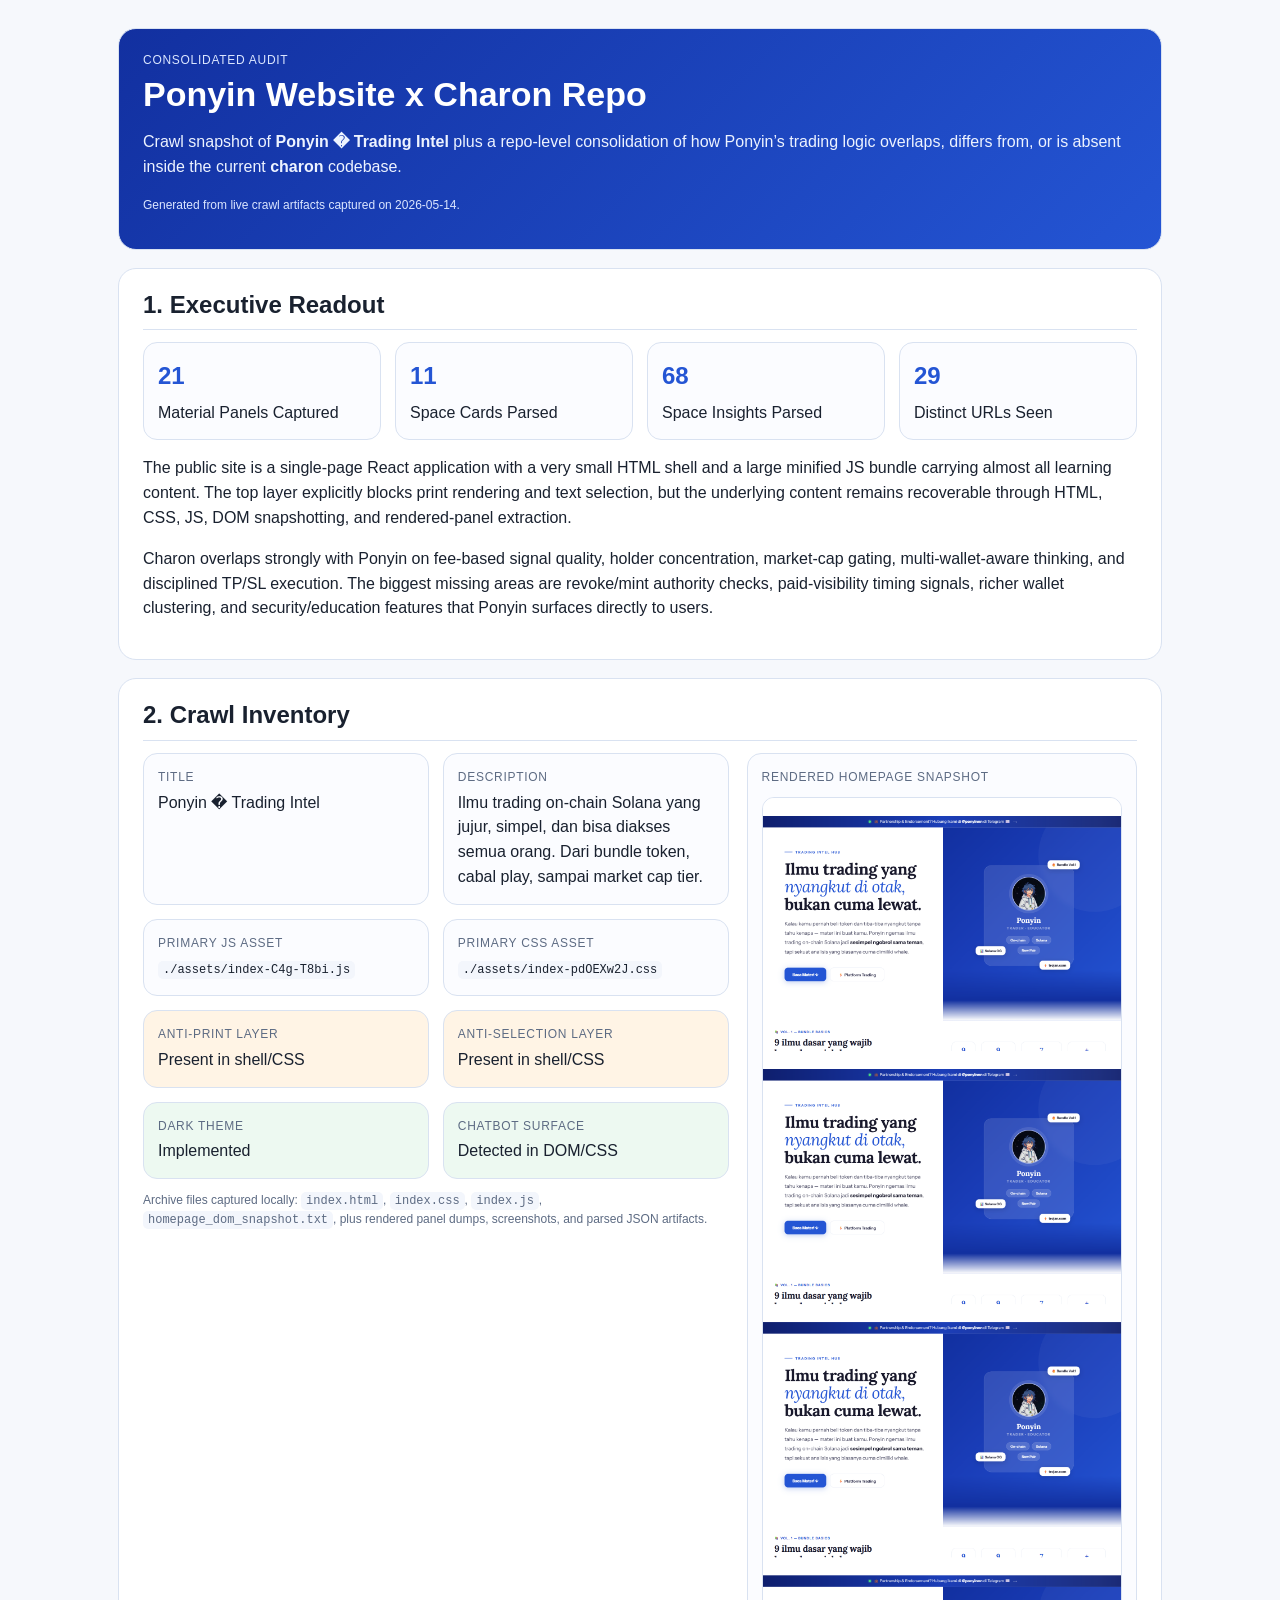
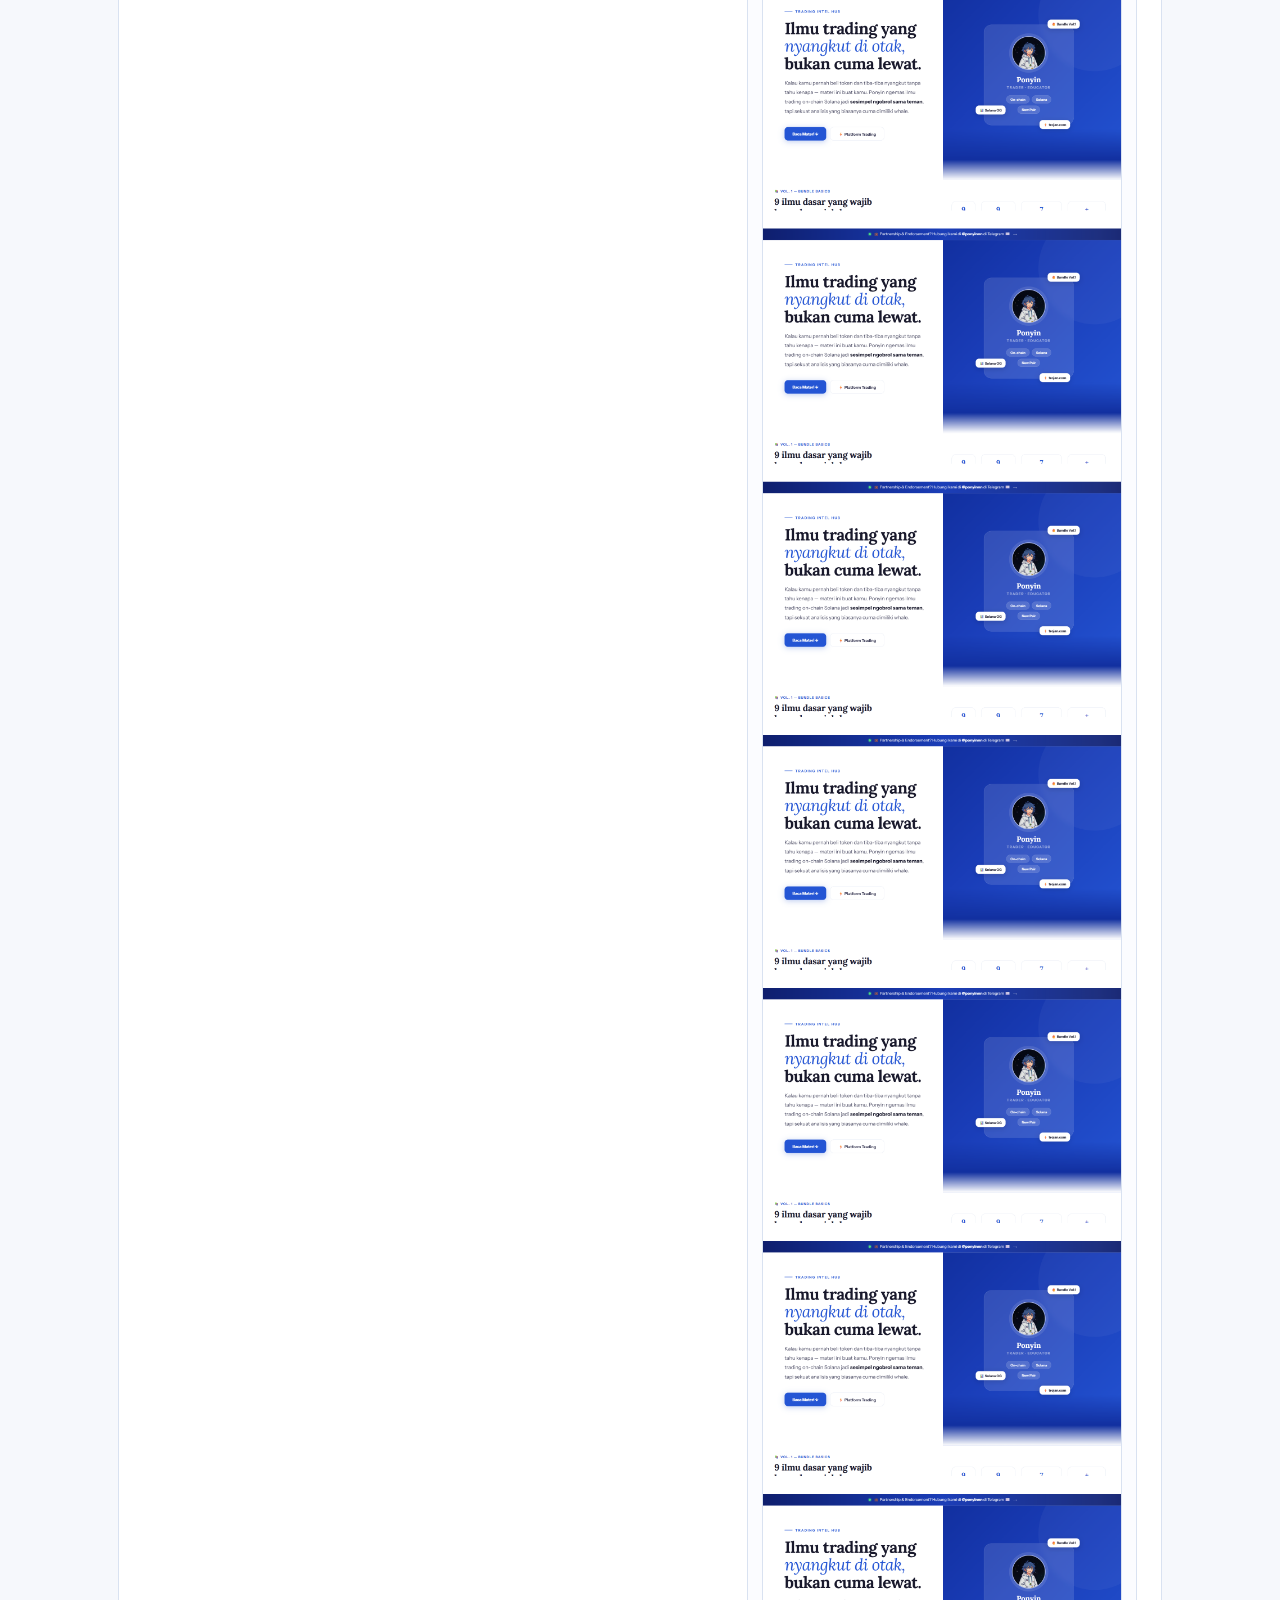
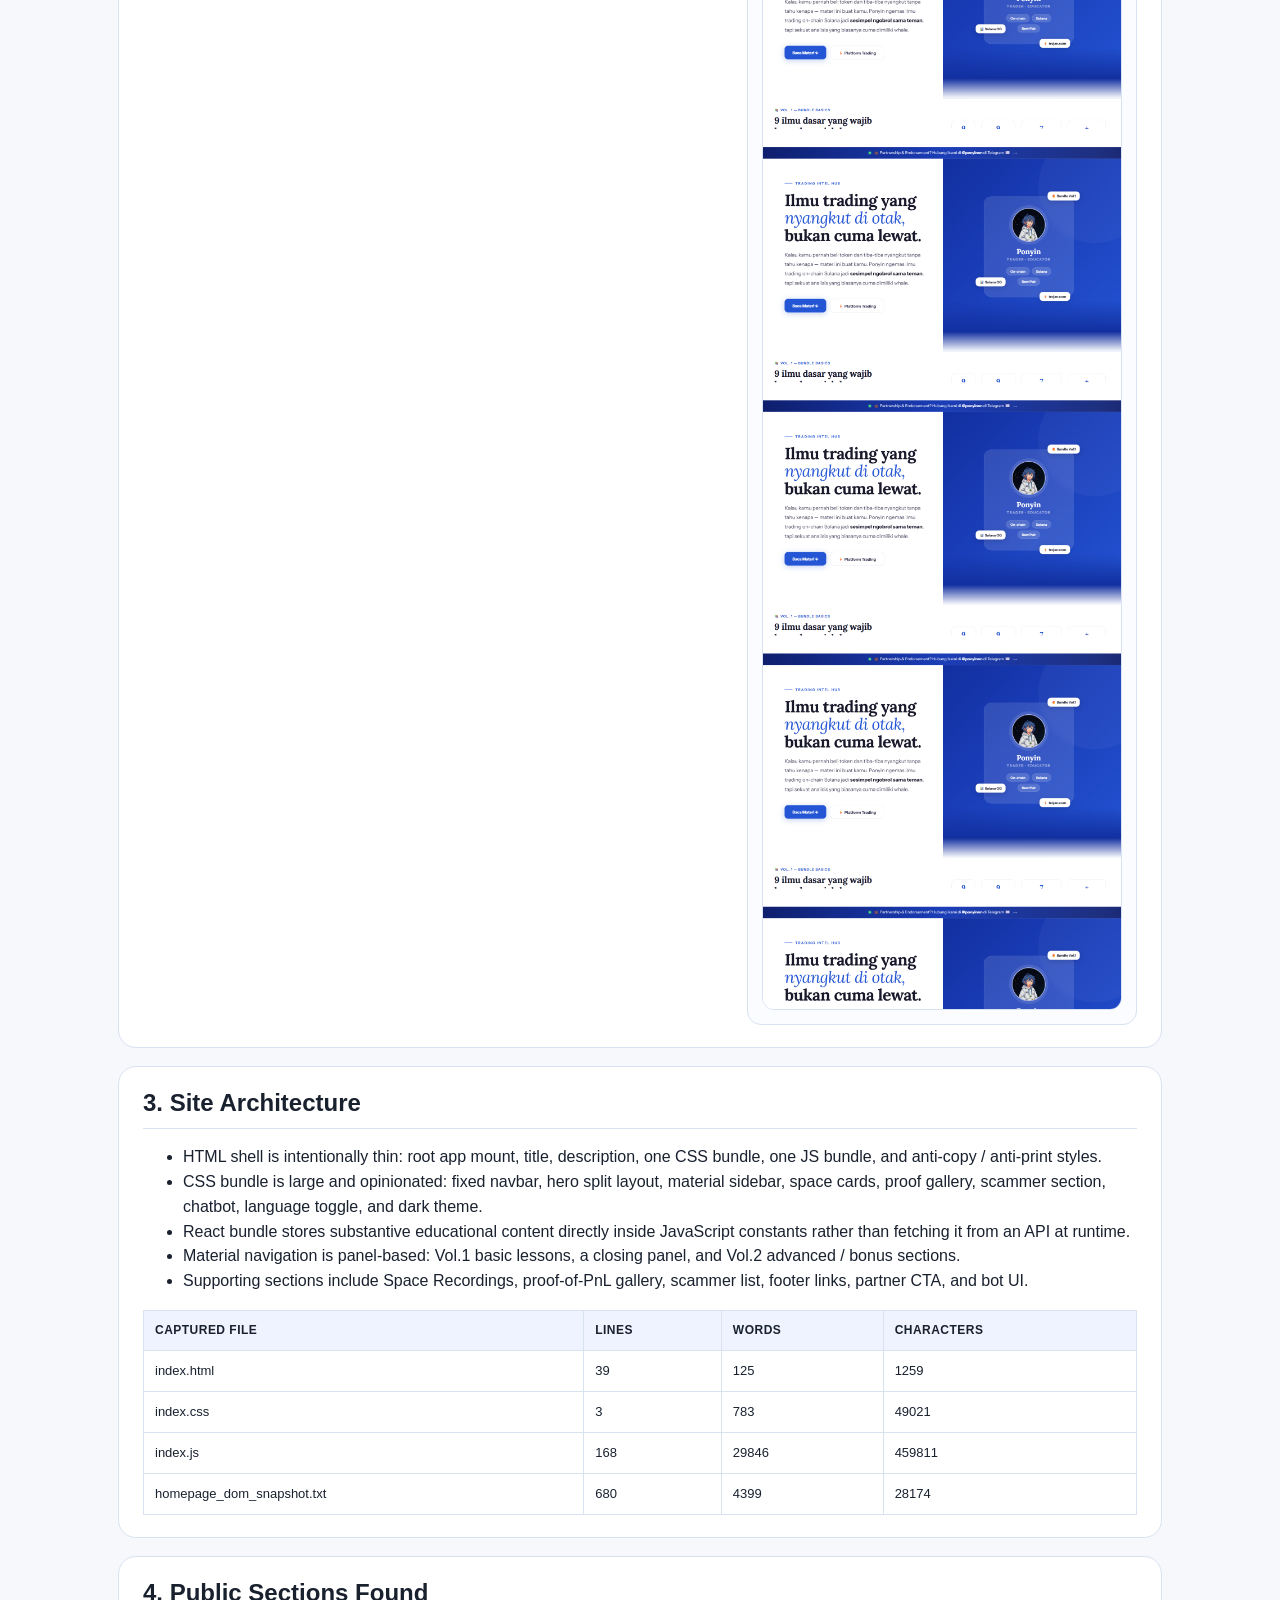
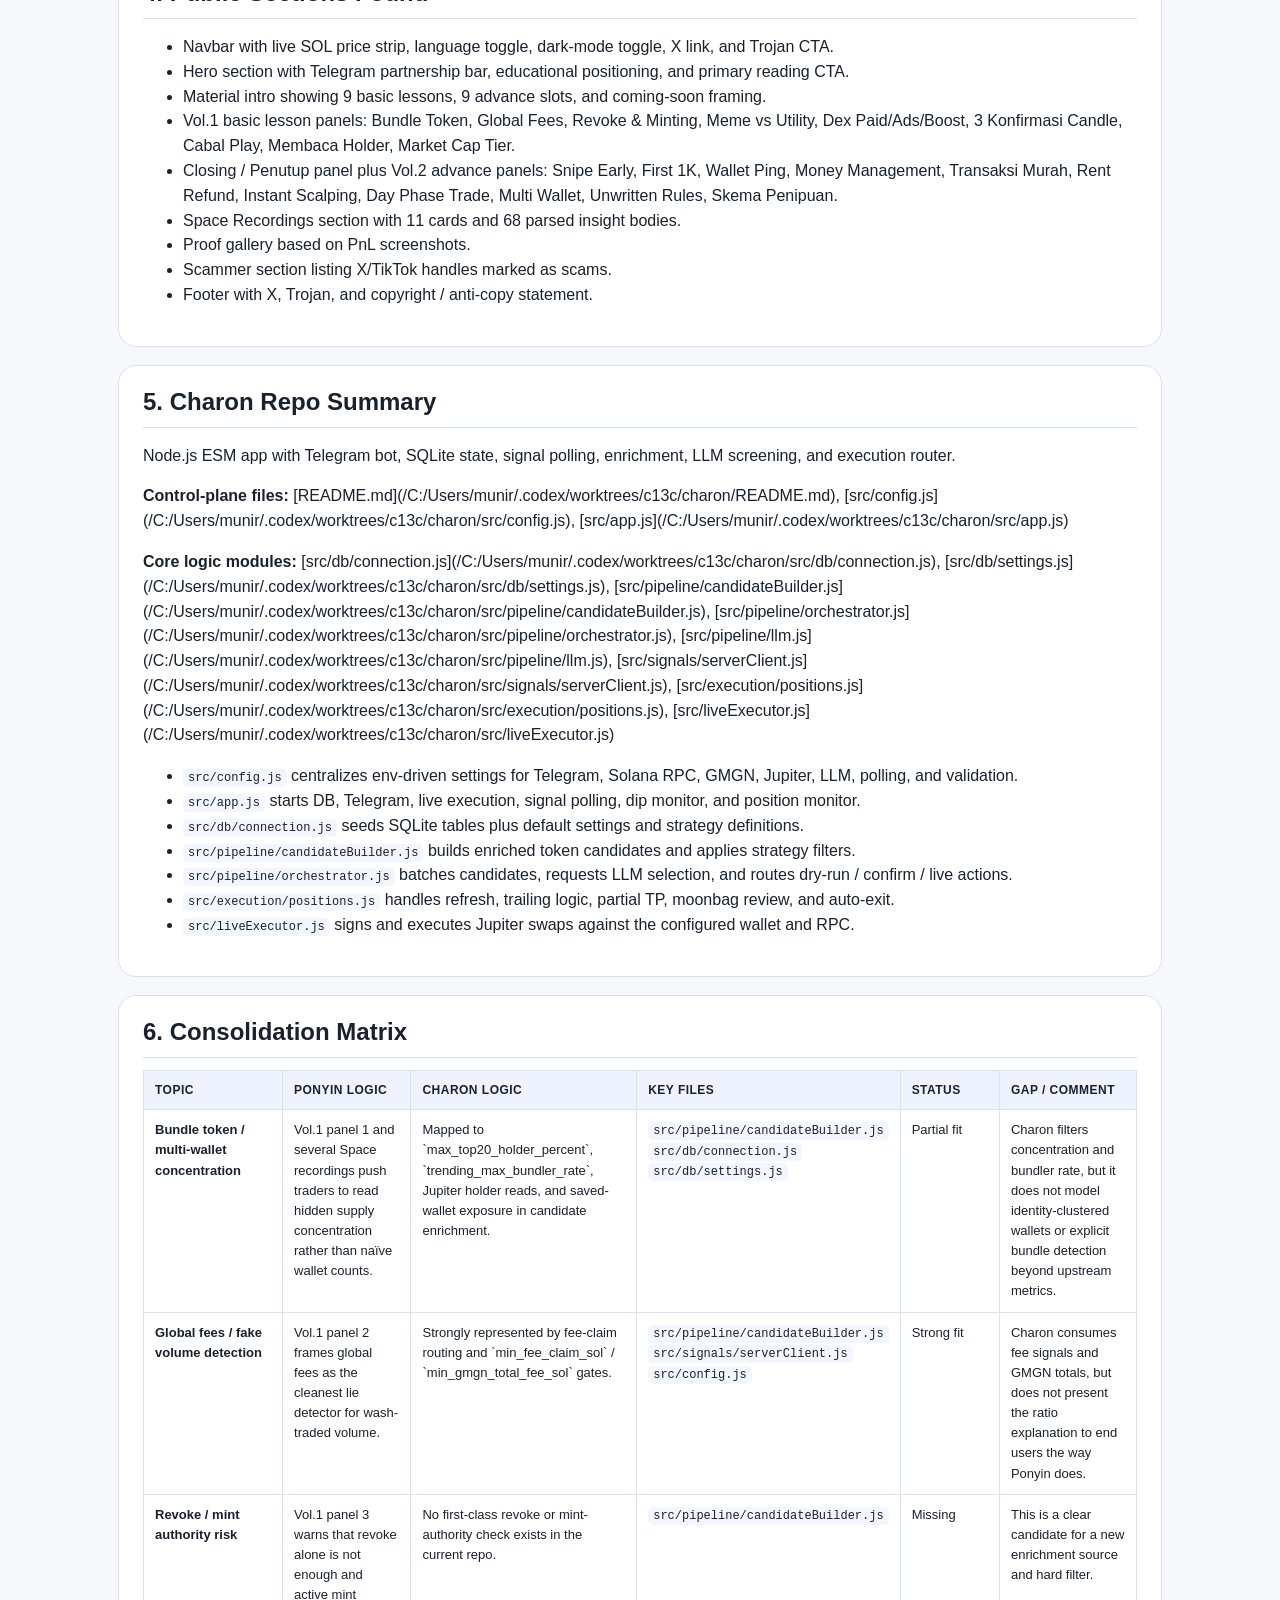
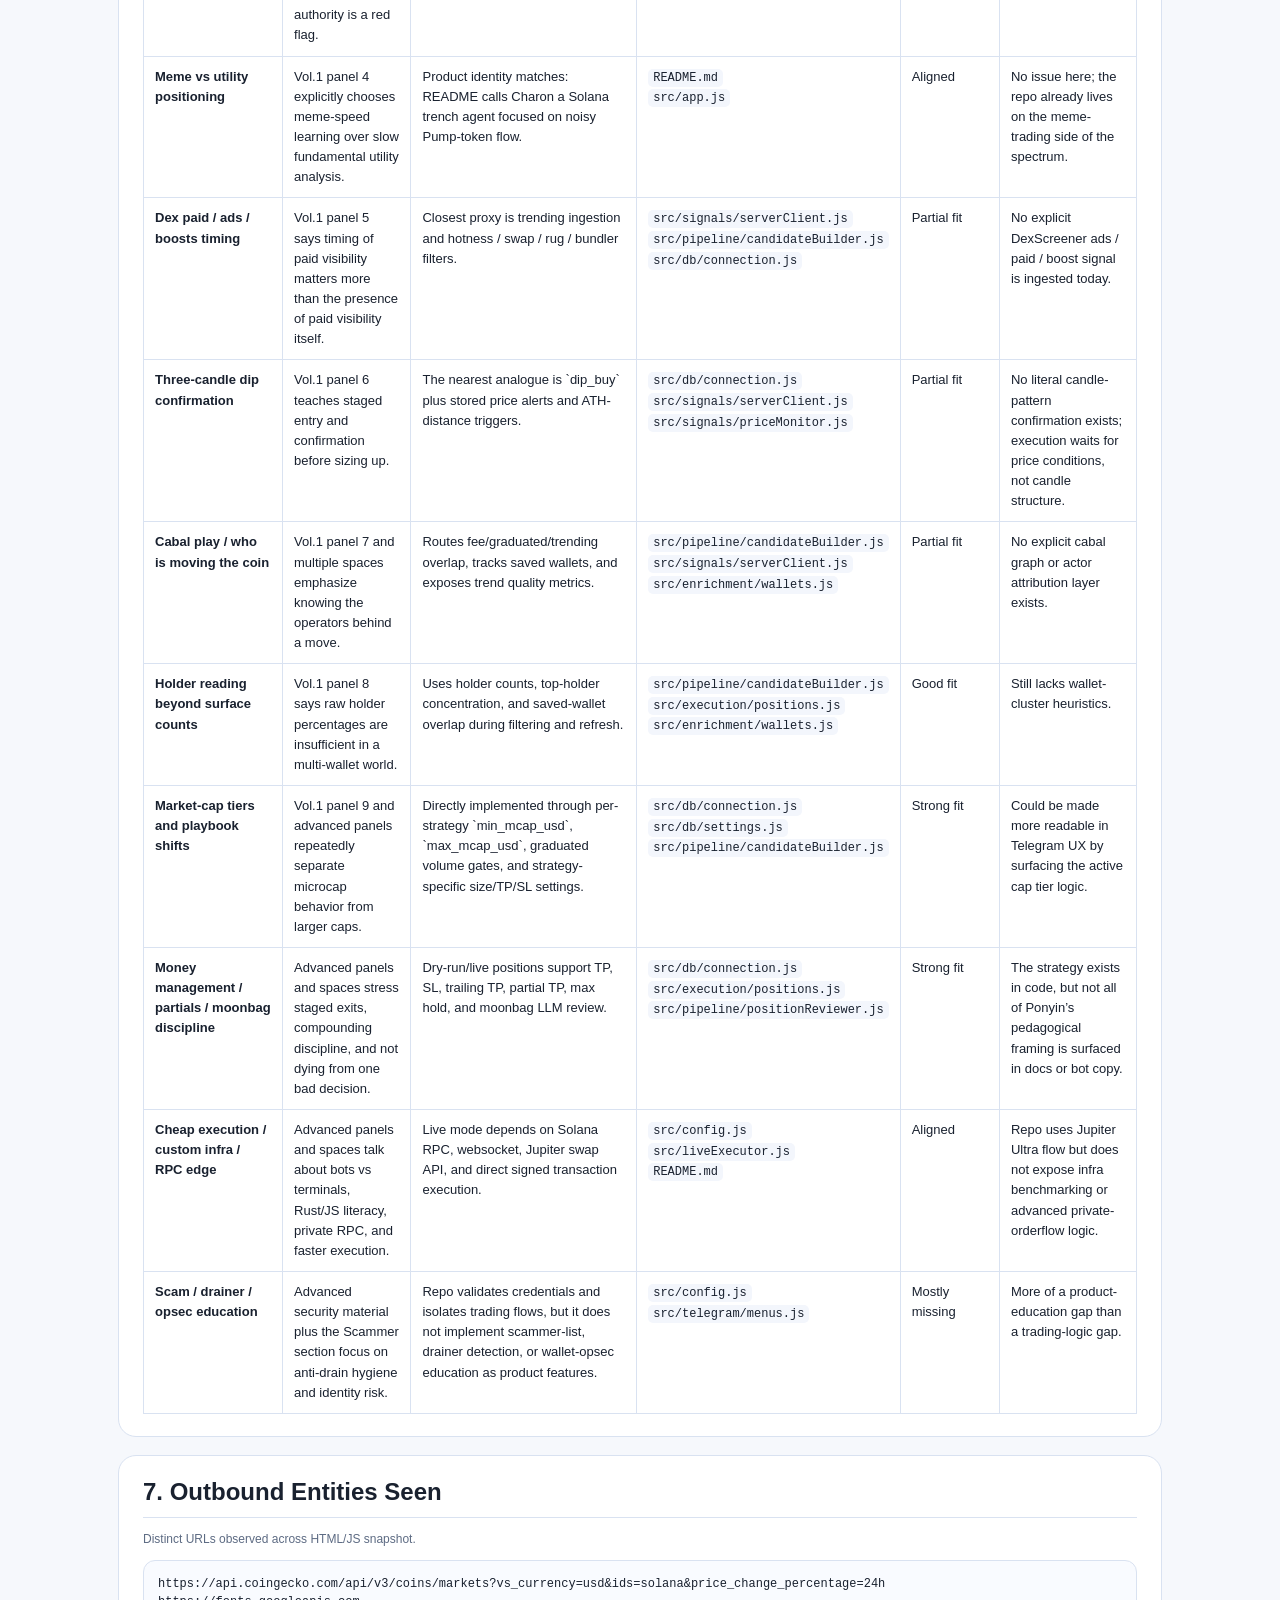
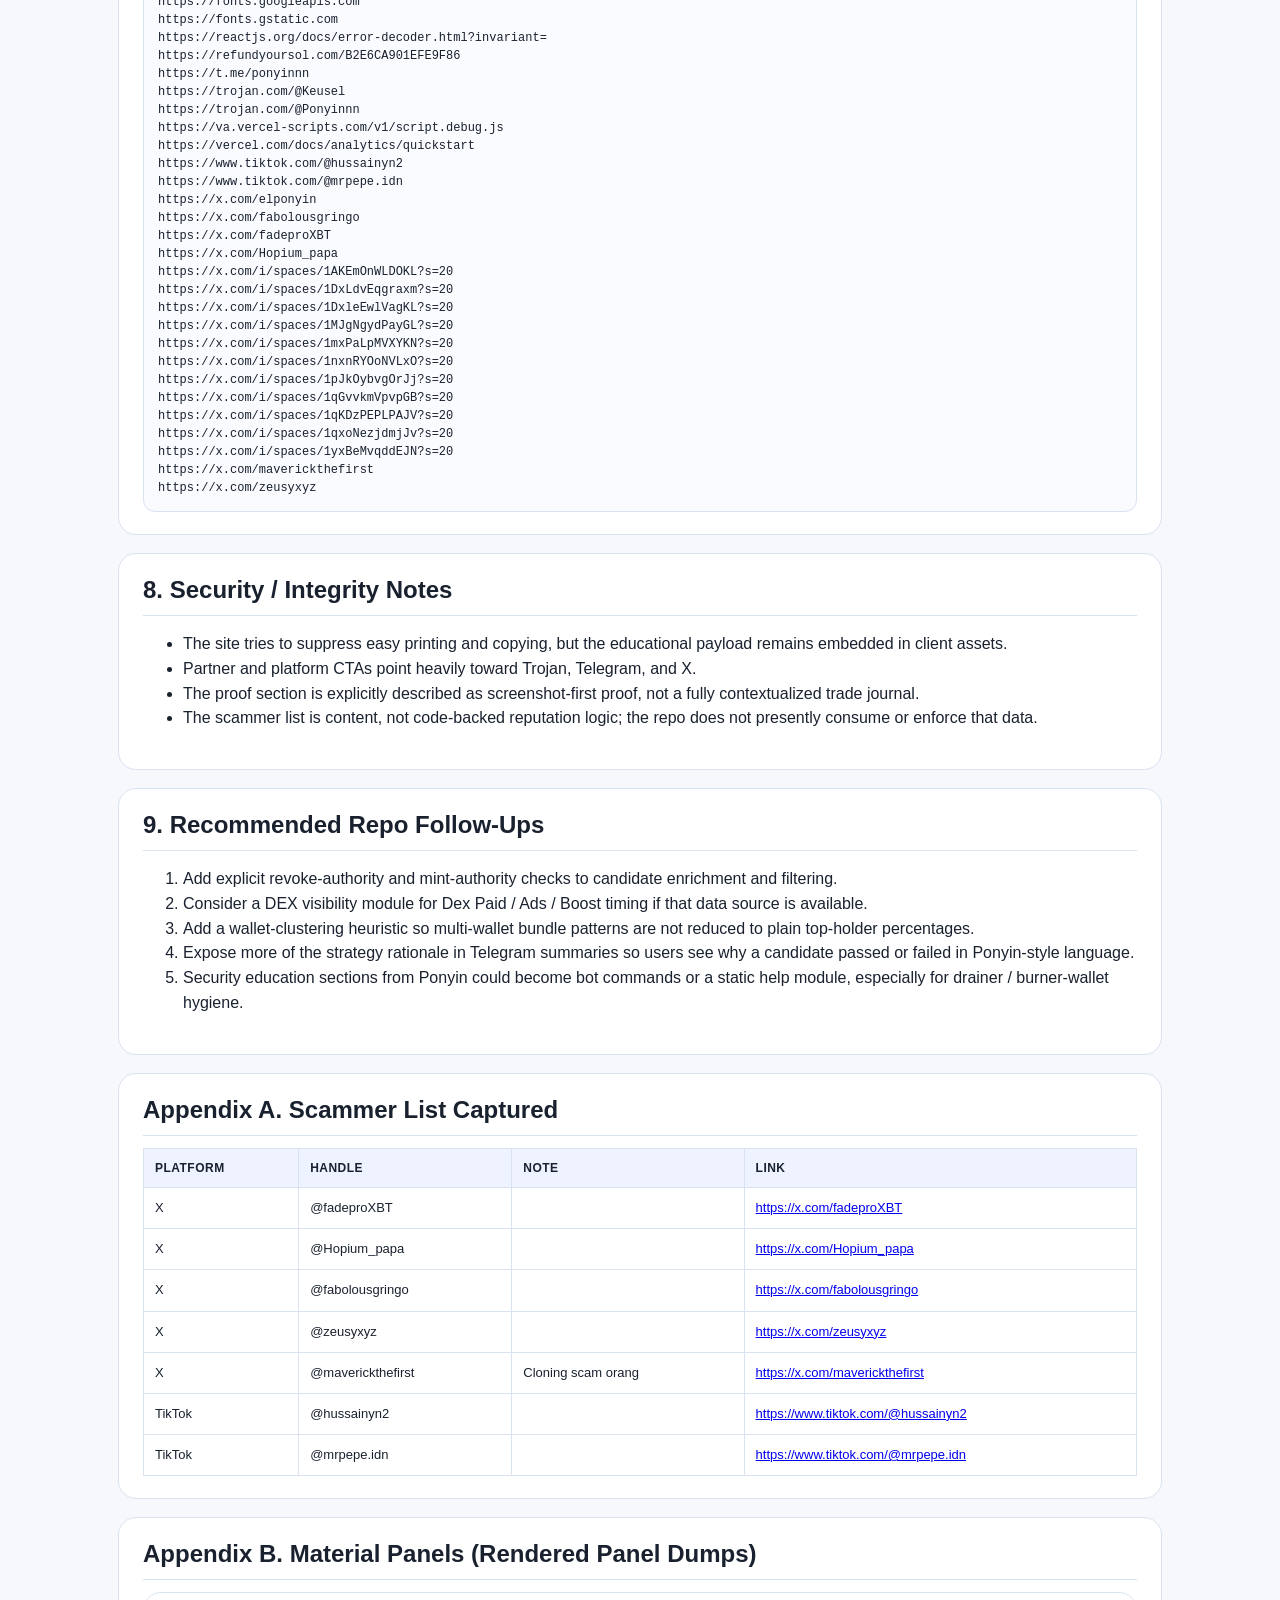
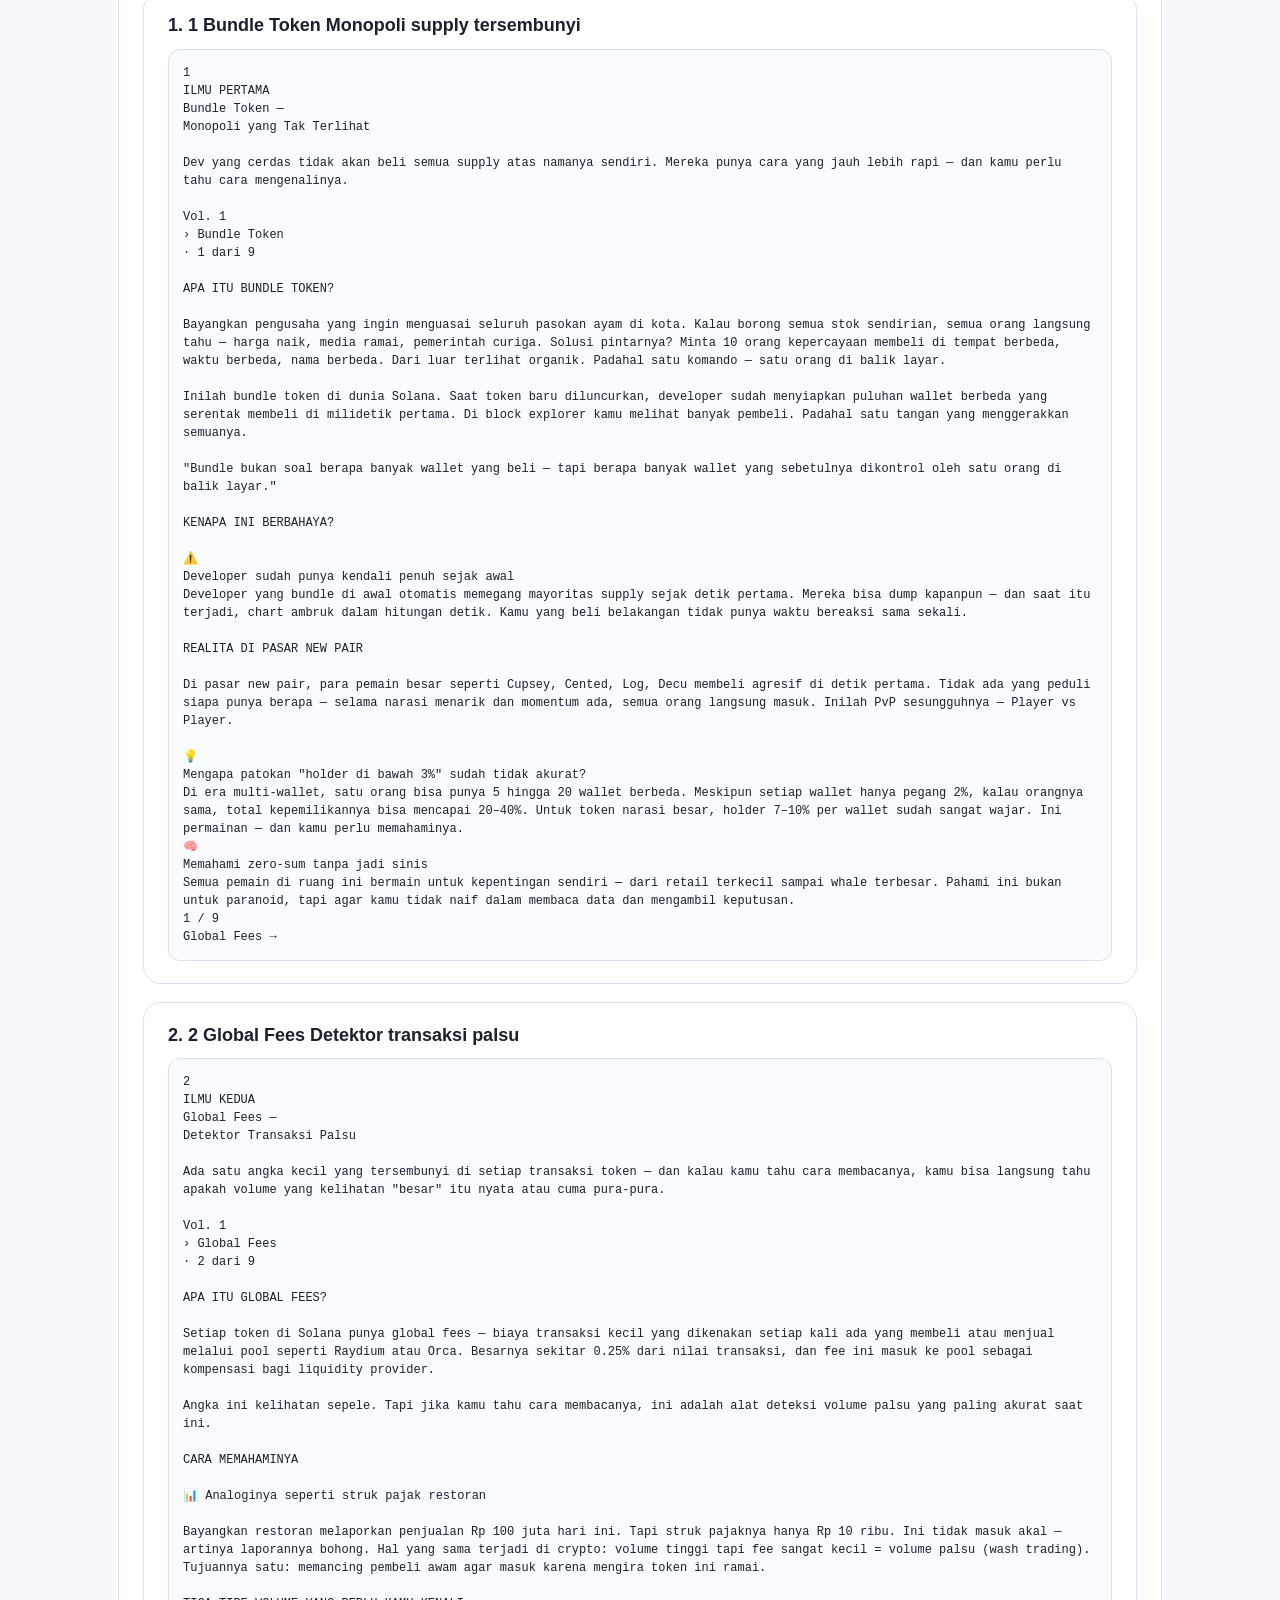
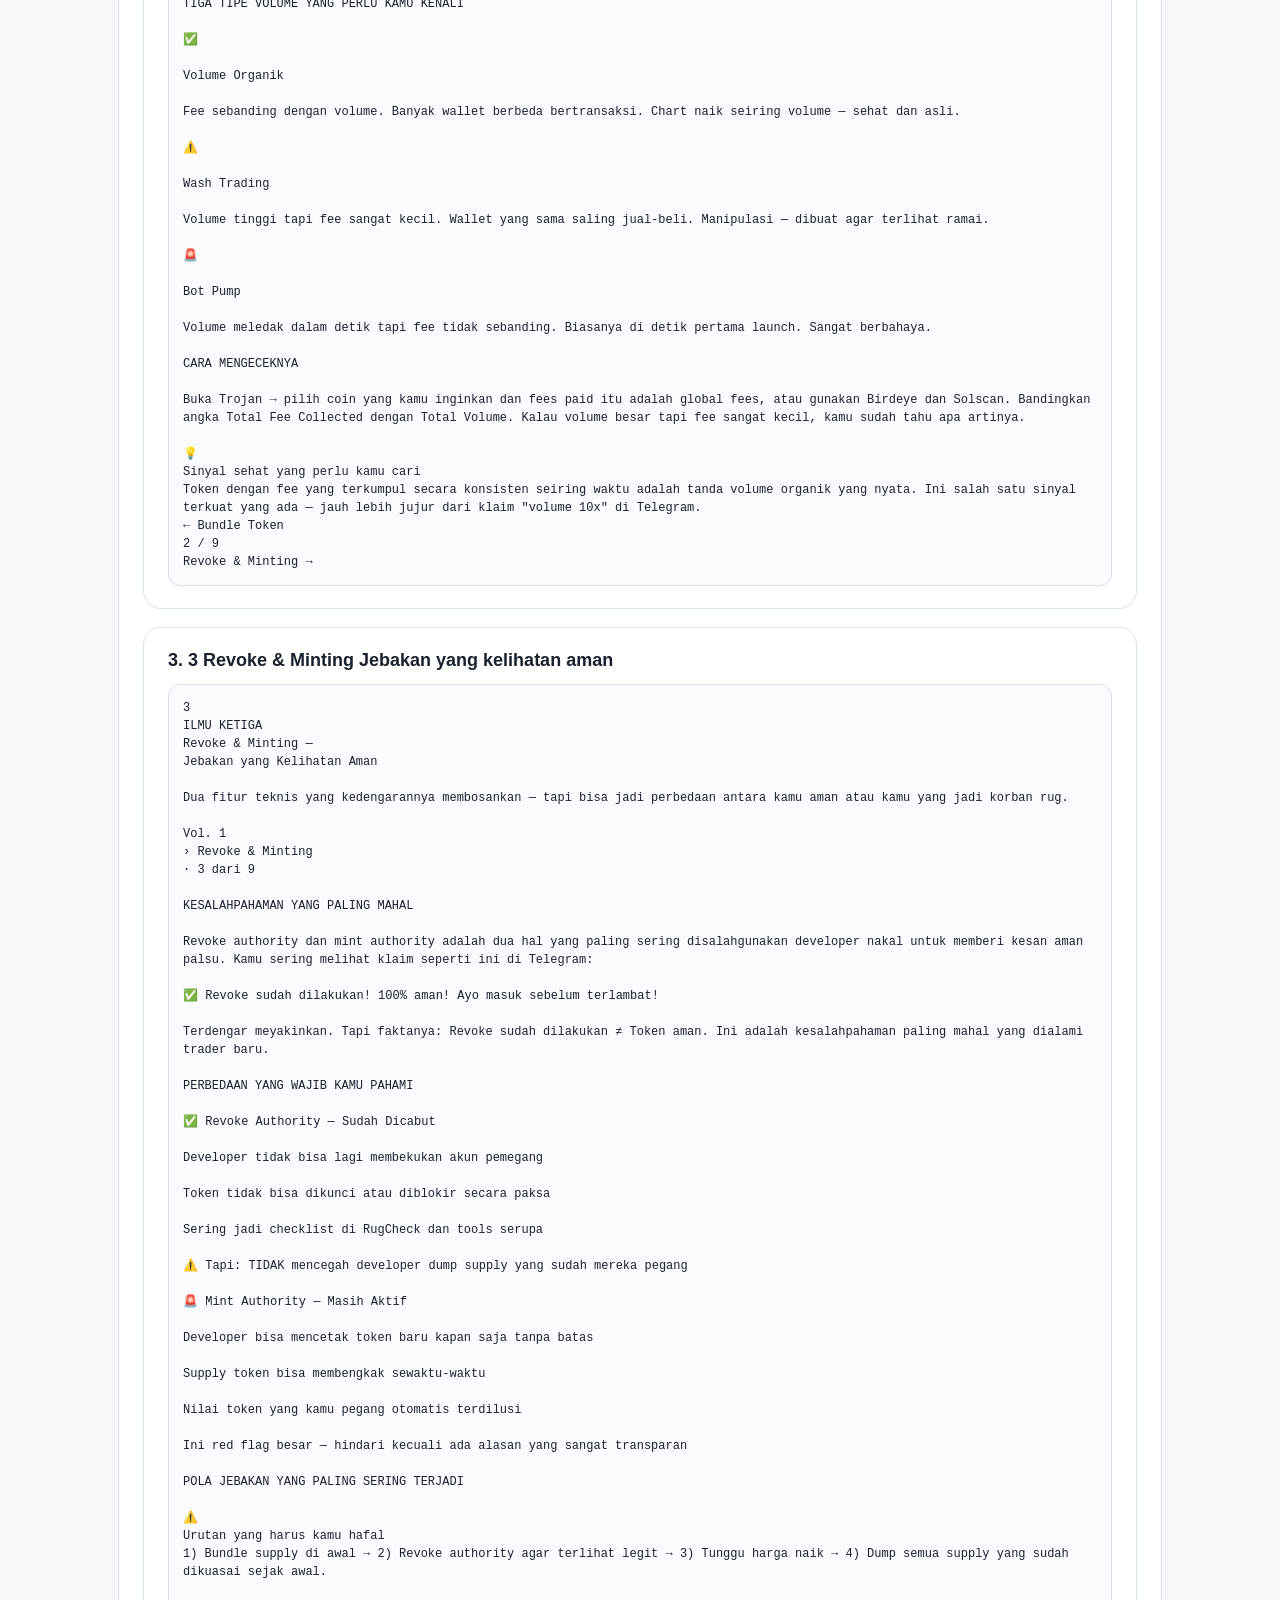
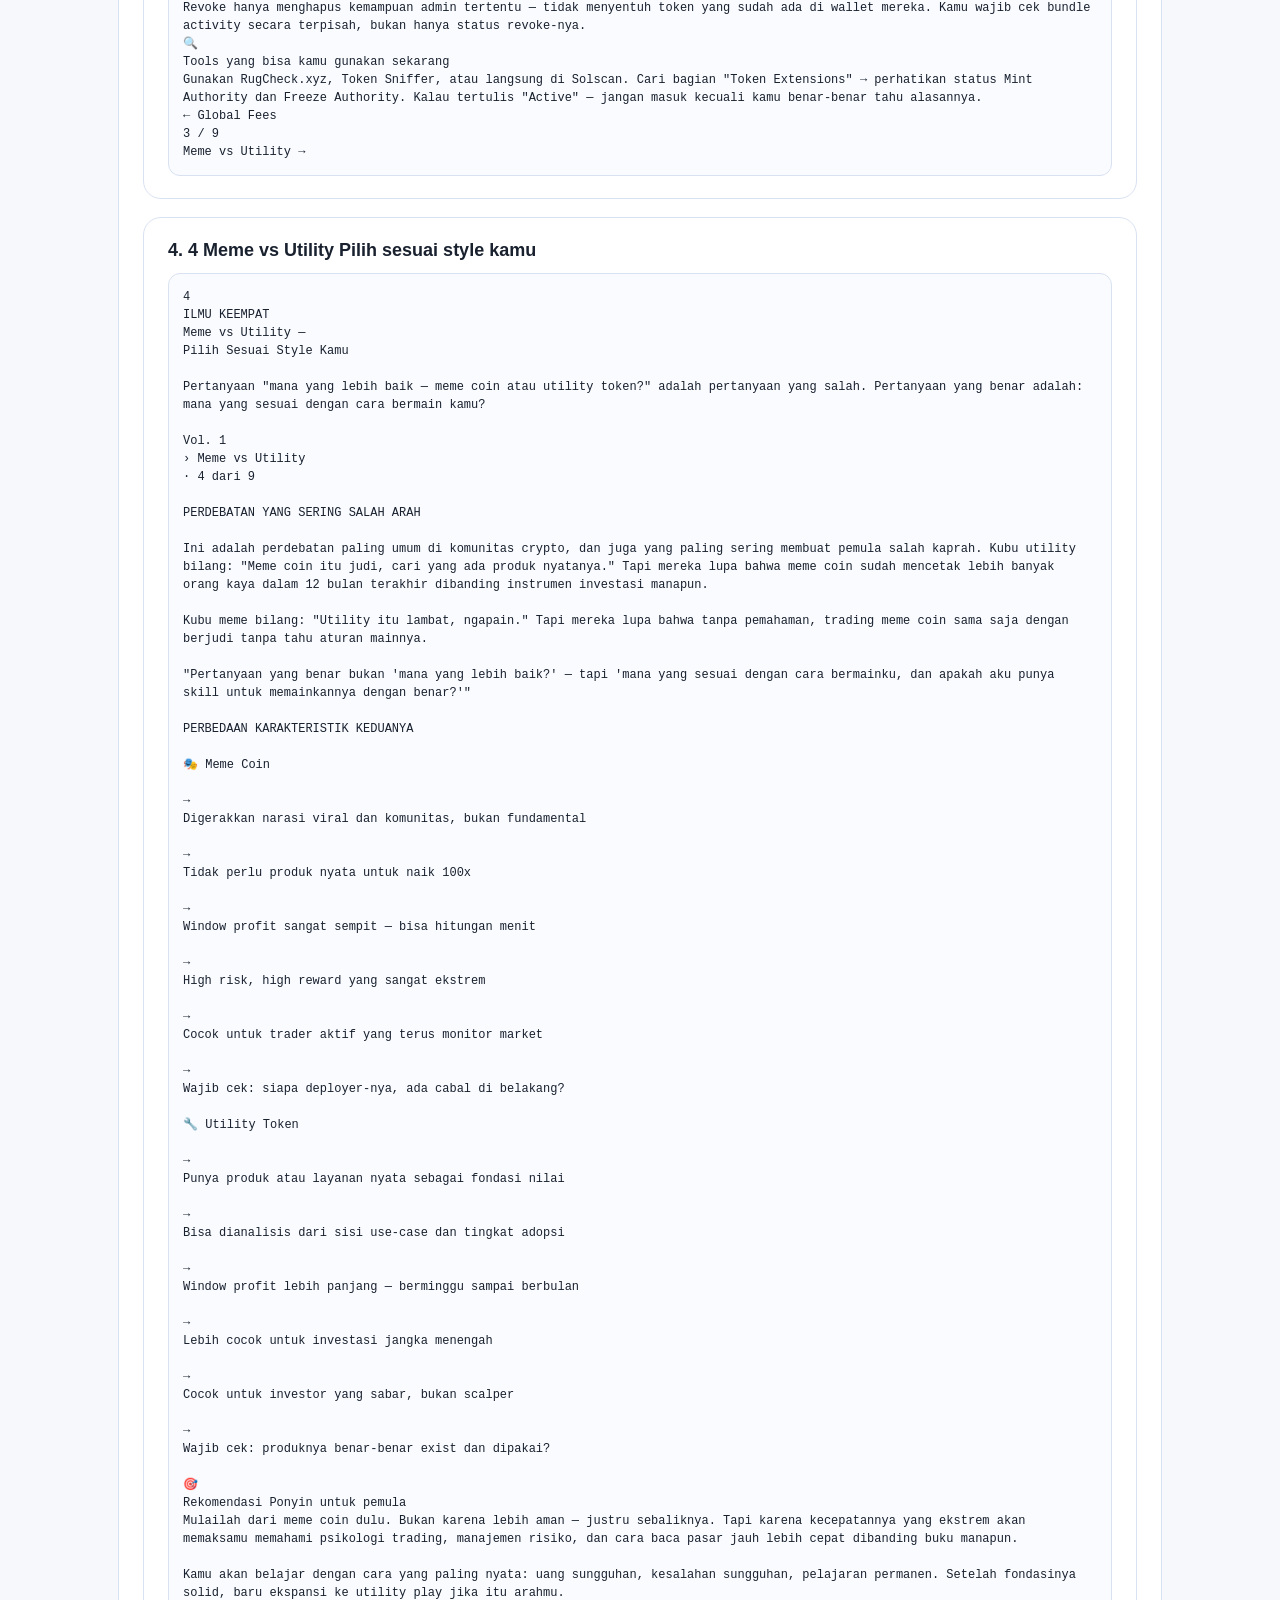
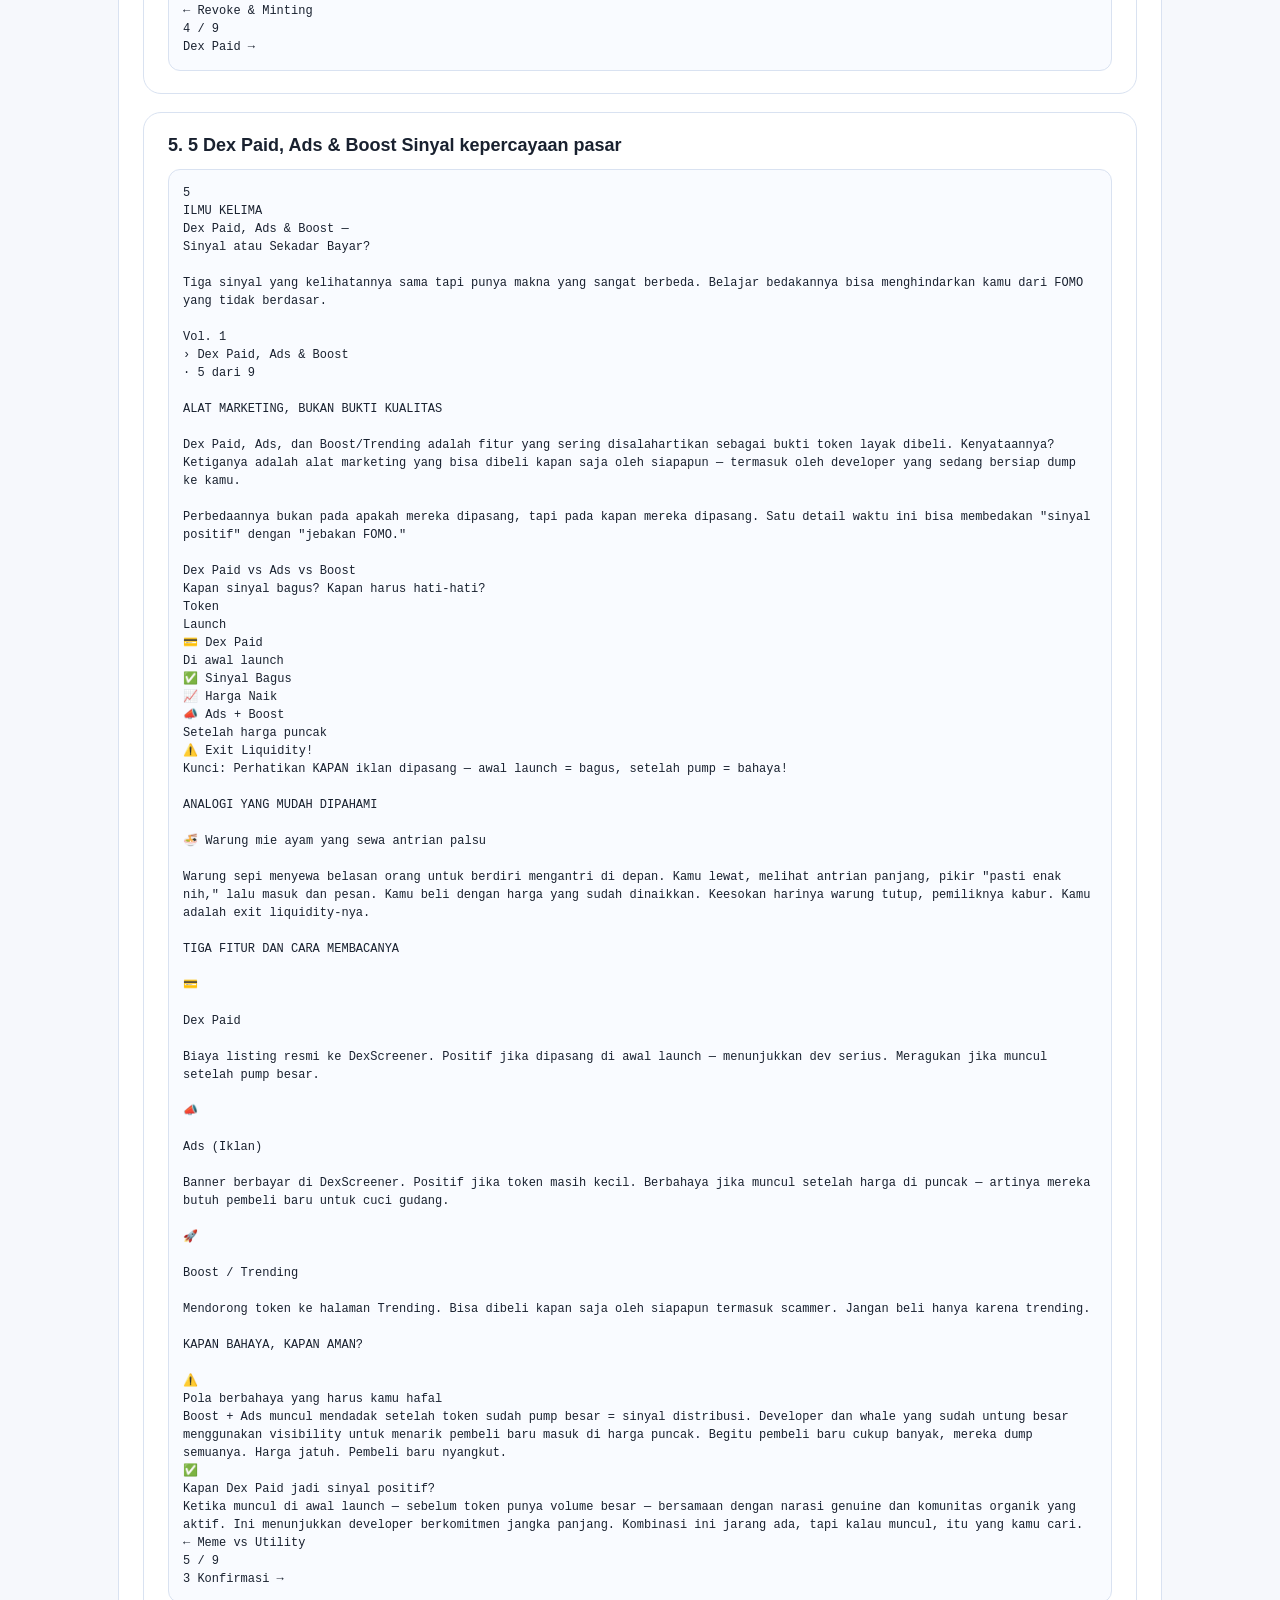
<file: artifacts/ponyin/ponyin_charon_consolidated_report.html>
<!doctype html>
<html lang="en">
<head>
  <meta charset="utf-8">
  <title>Ponyin x Charon Consolidated Report</title>
  <style>
    :root {
      --bg: #f6f8fc;
      --paper: #ffffff;
      --ink: #19212f;
      --muted: #5d6b83;
      --line: #d9e2f1;
      --blue: #2455d4;
      --soft: #eef3ff;
      --warn: #fff4e5;
      --ok: #edf9f1;
    }
    * { box-sizing: border-box; }
    body {
      margin: 0;
      font-family: "Segoe UI", Arial, sans-serif;
      color: var(--ink);
      background: var(--bg);
      line-height: 1.55;
    }
    main {
      max-width: 1100px;
      margin: 0 auto;
      padding: 28px;
    }
    section {
      background: var(--paper);
      border: 1px solid var(--line);
      border-radius: 18px;
      padding: 22px 24px;
      margin-bottom: 18px;
      page-break-inside: avoid;
    }
    h1, h2, h3, h4 { margin: 0 0 12px; line-height: 1.2; }
    h1 { font-size: 34px; }
    h2 { font-size: 24px; padding-bottom: 10px; border-bottom: 1px solid var(--line); }
    h3 { font-size: 18px; }
    h4 { font-size: 15px; }
    p, li { color: var(--ink); }
    .lede { font-size: 16px; color: var(--muted); }
    .meta-grid, .stat-grid {
      display: grid;
      grid-template-columns: repeat(2, minmax(0, 1fr));
      gap: 14px;
    }
    .stat-grid { grid-template-columns: repeat(4, minmax(0, 1fr)); }
    .card, .stat {
      background: #fbfcff;
      border: 1px solid var(--line);
      border-radius: 14px;
      padding: 14px;
    }
    .stat strong {
      display: block;
      font-size: 24px;
      color: var(--blue);
      margin-bottom: 6px;
    }
    .label {
      font-size: 12px;
      color: var(--muted);
      text-transform: uppercase;
      letter-spacing: .06em;
      margin-bottom: 4px;
    }
    .banner {
      background: linear-gradient(135deg, #1230a0, #2455d4);
      color: #fff;
    }
    .banner p, .banner li { color: #eef3ff; }
    .note { background: var(--soft); }
    .warn { background: var(--warn); }
    .ok { background: var(--ok); }
    table {
      width: 100%;
      border-collapse: collapse;
      font-size: 13px;
    }
    th, td {
      border: 1px solid var(--line);
      padding: 10px 11px;
      vertical-align: top;
      text-align: left;
    }
    th {
      background: var(--soft);
      font-size: 12px;
      text-transform: uppercase;
      letter-spacing: .04em;
    }
    code {
      font-family: Consolas, monospace;
      font-size: 12px;
      background: #f3f6fc;
      padding: 2px 5px;
      border-radius: 5px;
    }
    pre {
      white-space: pre-wrap;
      word-break: break-word;
      background: #f9fbff;
      border: 1px solid var(--line);
      border-radius: 12px;
      padding: 14px;
      font-family: Consolas, monospace;
      font-size: 12px;
      line-height: 1.5;
      margin: 0;
    }
    .screenshot {
      width: 100%;
      border-radius: 12px;
      border: 1px solid var(--line);
      display: block;
      margin-top: 10px;
    }
    .grid-2 {
      display: grid;
      grid-template-columns: 1.2fr .8fr;
      gap: 18px;
    }
    .mapping td:nth-child(1) { width: 14%; }
    .mapping td:nth-child(5) { width: 10%; }
    .insight {
      border: 1px solid var(--line);
      border-radius: 12px;
      padding: 12px 14px;
      margin: 10px 0 0;
      background: #fcfdff;
    }
    .insight-body {
      color: var(--ink);
      font-size: 13px;
      line-height: 1.6;
    }
    .panel-block, .space-block {
      page-break-inside: avoid;
      margin-bottom: 18px;
    }
    .small {
      font-size: 12px;
      color: var(--muted);
    }
    .appendix-break {
      page-break-before: always;
    }
    @media print {
      body { background: #fff; }
      main { max-width: none; padding: 0; }
      section { border-radius: 0; margin-bottom: 14px; }
      a { color: inherit; text-decoration: none; }
    }
  </style>
</head>
<body>
  <main>
    <section class="banner">
      <div class="label" style="color:#dbe6ff;">Consolidated Audit</div>
      <h1>Ponyin Website x Charon Repo</h1>
      <p class="lede" style="color:#edf3ff;">
        Crawl snapshot of <strong>Ponyin � Trading Intel</strong> plus a repo-level consolidation of how Ponyin’s trading logic overlaps, differs from, or is absent inside the current <strong>charon</strong> codebase.
      </p>
      <p class="small" style="color:#dbe6ff;">Generated from live crawl artifacts captured on 2026-05-14.</p>
    </section>

    <section>
      <h2>1. Executive Readout</h2>
      <div class="stat-grid">
        <div class="stat"><strong>21</strong><span>Material Panels Captured</span></div>
        <div class="stat"><strong>11</strong><span>Space Cards Parsed</span></div>
        <div class="stat"><strong>68</strong><span>Space Insights Parsed</span></div>
        <div class="stat"><strong>29</strong><span>Distinct URLs Seen</span></div>
      </div>
      <p>
        The public site is a single-page React application with a very small HTML shell and a large minified JS bundle carrying almost all learning content. The top layer explicitly blocks print rendering and text selection, but the underlying content remains recoverable through HTML, CSS, JS, DOM snapshotting, and rendered-panel extraction.
      </p>
      <p>
        Charon overlaps strongly with Ponyin on fee-based signal quality, holder concentration, market-cap gating, multi-wallet-aware thinking, and disciplined TP/SL execution. The biggest missing areas are revoke/mint authority checks, paid-visibility timing signals, richer wallet clustering, and security/education features that Ponyin surfaces directly to users.
      </p>
    </section>

    <section>
      <h2>2. Crawl Inventory</h2>
      <div class="grid-2">
        <div>
          <div class="meta-grid">
            <div class="card">
              <div class="label">Title</div>
              <div>Ponyin � Trading Intel</div>
            </div>
            <div class="card">
              <div class="label">Description</div>
              <div>Ilmu trading on-chain Solana yang jujur, simpel, dan bisa diakses semua orang. Dari bundle token, cabal play, sampai market cap tier.</div>
            </div>
            <div class="card">
              <div class="label">Primary JS Asset</div>
              <div><code>./assets/index-C4g-T8bi.js</code></div>
            </div>
            <div class="card">
              <div class="label">Primary CSS Asset</div>
              <div><code>./assets/index-pdOEXw2J.css</code></div>
            </div>
            <div class="card warn">
              <div class="label">Anti-Print Layer</div>
              <div>Present in shell/CSS</div>
            </div>
            <div class="card warn">
              <div class="label">Anti-Selection Layer</div>
              <div>Present in shell/CSS</div>
            </div>
            <div class="card ok">
              <div class="label">Dark Theme</div>
              <div>Implemented</div>
            </div>
            <div class="card ok">
              <div class="label">Chatbot Surface</div>
              <div>Detected in DOM/CSS</div>
            </div>
          </div>
          <p class="small">
            Archive files captured locally: <code>index.html</code>, <code>index.css</code>, <code>index.js</code>, <code>homepage_dom_snapshot.txt</code>, plus rendered panel dumps, screenshots, and parsed JSON artifacts.
          </p>
        </div>
        <div>
          <div class="card">
            <div class="label">Rendered Homepage Snapshot</div>
            <img class="screenshot" src="homepage_full.png" alt="Ponyin homepage screenshot">
          </div>
        </div>
      </div>
    </section>

    <section>
      <h2>3. Site Architecture</h2>
      <ul>
        <li>HTML shell is intentionally thin: root app mount, title, description, one CSS bundle, one JS bundle, and anti-copy / anti-print styles.</li>
        <li>CSS bundle is large and opinionated: fixed navbar, hero split layout, material sidebar, space cards, proof gallery, scammer section, chatbot, language toggle, and dark theme.</li>
        <li>React bundle stores substantive educational content directly inside JavaScript constants rather than fetching it from an API at runtime.</li>
        <li>Material navigation is panel-based: Vol.1 basic lessons, a closing panel, and Vol.2 advanced / bonus sections.</li>
        <li>Supporting sections include Space Recordings, proof-of-PnL gallery, scammer list, footer links, partner CTA, and bot UI.</li>
      </ul>
      <table>
        <thead>
          <tr><th>Captured File</th><th>Lines</th><th>Words</th><th>Characters</th></tr>
        </thead>
        <tbody>
          
            <tr>
              <td>index.html</td>
              <td>39</td>
              <td>125</td>
              <td>1259</td>
            </tr>
          
            <tr>
              <td>index.css</td>
              <td>3</td>
              <td>783</td>
              <td>49021</td>
            </tr>
          
            <tr>
              <td>index.js</td>
              <td>168</td>
              <td>29846</td>
              <td>459811</td>
            </tr>
          
            <tr>
              <td>homepage_dom_snapshot.txt</td>
              <td>680</td>
              <td>4399</td>
              <td>28174</td>
            </tr>
          
        </tbody>
      </table>
    </section>

    <section>
      <h2>4. Public Sections Found</h2>
      <ul>
        <li>Navbar with live SOL price strip, language toggle, dark-mode toggle, X link, and Trojan CTA.</li>
        <li>Hero section with Telegram partnership bar, educational positioning, and primary reading CTA.</li>
        <li>Material intro showing 9 basic lessons, 9 advance slots, and coming-soon framing.</li>
        <li>Vol.1 basic lesson panels: Bundle Token, Global Fees, Revoke & Minting, Meme vs Utility, Dex Paid/Ads/Boost, 3 Konfirmasi Candle, Cabal Play, Membaca Holder, Market Cap Tier.</li>
        <li>Closing / Penutup panel plus Vol.2 advance panels: Snipe Early, First 1K, Wallet Ping, Money Management, Transaksi Murah, Rent Refund, Instant Scalping, Day Phase Trade, Multi Wallet, Unwritten Rules, Skema Penipuan.</li>
        <li>Space Recordings section with 11 cards and 68 parsed insight bodies.</li>
        <li>Proof gallery based on PnL screenshots.</li>
        <li>Scammer section listing X/TikTok handles marked as scams.</li>
        <li>Footer with X, Trojan, and copyright / anti-copy statement.</li>
      </ul>
    </section>

    <section>
      <h2>5. Charon Repo Summary</h2>
      <p>Node.js ESM app with Telegram bot, SQLite state, signal polling, enrichment, LLM screening, and execution router.</p>
      <p><strong>Control-plane files:</strong> [README.md](/C:/Users/munir/.codex/worktrees/c13c/charon/README.md), [src/config.js](/C:/Users/munir/.codex/worktrees/c13c/charon/src/config.js), [src/app.js](/C:/Users/munir/.codex/worktrees/c13c/charon/src/app.js)</p>
      <p><strong>Core logic modules:</strong> [src/db/connection.js](/C:/Users/munir/.codex/worktrees/c13c/charon/src/db/connection.js), [src/db/settings.js](/C:/Users/munir/.codex/worktrees/c13c/charon/src/db/settings.js), [src/pipeline/candidateBuilder.js](/C:/Users/munir/.codex/worktrees/c13c/charon/src/pipeline/candidateBuilder.js), [src/pipeline/orchestrator.js](/C:/Users/munir/.codex/worktrees/c13c/charon/src/pipeline/orchestrator.js), [src/pipeline/llm.js](/C:/Users/munir/.codex/worktrees/c13c/charon/src/pipeline/llm.js), [src/signals/serverClient.js](/C:/Users/munir/.codex/worktrees/c13c/charon/src/signals/serverClient.js), [src/execution/positions.js](/C:/Users/munir/.codex/worktrees/c13c/charon/src/execution/positions.js), [src/liveExecutor.js](/C:/Users/munir/.codex/worktrees/c13c/charon/src/liveExecutor.js)</p>
      <ul>
        <li><code>src/config.js</code> centralizes env-driven settings for Telegram, Solana RPC, GMGN, Jupiter, LLM, polling, and validation.</li>
        <li><code>src/app.js</code> starts DB, Telegram, live execution, signal polling, dip monitor, and position monitor.</li>
        <li><code>src/db/connection.js</code> seeds SQLite tables plus default settings and strategy definitions.</li>
        <li><code>src/pipeline/candidateBuilder.js</code> builds enriched token candidates and applies strategy filters.</li>
        <li><code>src/pipeline/orchestrator.js</code> batches candidates, requests LLM selection, and routes dry-run / confirm / live actions.</li>
        <li><code>src/execution/positions.js</code> handles refresh, trailing logic, partial TP, moonbag review, and auto-exit.</li>
        <li><code>src/liveExecutor.js</code> signs and executes Jupiter swaps against the configured wallet and RPC.</li>
      </ul>
    </section>

    <section>
      <h2>6. Consolidation Matrix</h2>
      <table class="mapping">
        <thead>
          <tr>
            <th>Topic</th>
            <th>Ponyin Logic</th>
            <th>Charon Logic</th>
            <th>Key Files</th>
            <th>Status</th>
            <th>Gap / Comment</th>
          </tr>
        </thead>
        <tbody>
          
            <tr>
              <td><strong>Bundle token / multi-wallet concentration</strong></td>
              <td>Vol.1 panel 1 and several Space recordings push traders to read hidden supply concentration rather than naïve wallet counts.</td>
              <td>Mapped to `max_top20_holder_percent`, `trending_max_bundler_rate`, Jupiter holder reads, and saved-wallet exposure in candidate enrichment.</td>
              <td><code>src/pipeline/candidateBuilder.js</code><br><code>src/db/connection.js</code><br><code>src/db/settings.js</code></td>
              <td>Partial fit</td>
              <td>Charon filters concentration and bundler rate, but it does not model identity-clustered wallets or explicit bundle detection beyond upstream metrics.</td>
            </tr>
          
            <tr>
              <td><strong>Global fees / fake volume detection</strong></td>
              <td>Vol.1 panel 2 frames global fees as the cleanest lie detector for wash-traded volume.</td>
              <td>Strongly represented by fee-claim routing and `min_fee_claim_sol` / `min_gmgn_total_fee_sol` gates.</td>
              <td><code>src/pipeline/candidateBuilder.js</code><br><code>src/signals/serverClient.js</code><br><code>src/config.js</code></td>
              <td>Strong fit</td>
              <td>Charon consumes fee signals and GMGN totals, but does not present the ratio explanation to end users the way Ponyin does.</td>
            </tr>
          
            <tr>
              <td><strong>Revoke / mint authority risk</strong></td>
              <td>Vol.1 panel 3 warns that revoke alone is not enough and active mint authority is a red flag.</td>
              <td>No first-class revoke or mint-authority check exists in the current repo.</td>
              <td><code>src/pipeline/candidateBuilder.js</code></td>
              <td>Missing</td>
              <td>This is a clear candidate for a new enrichment source and hard filter.</td>
            </tr>
          
            <tr>
              <td><strong>Meme vs utility positioning</strong></td>
              <td>Vol.1 panel 4 explicitly chooses meme-speed learning over slow fundamental utility analysis.</td>
              <td>Product identity matches: README calls Charon a Solana trench agent focused on noisy Pump-token flow.</td>
              <td><code>README.md</code><br><code>src/app.js</code></td>
              <td>Aligned</td>
              <td>No issue here; the repo already lives on the meme-trading side of the spectrum.</td>
            </tr>
          
            <tr>
              <td><strong>Dex paid / ads / boosts timing</strong></td>
              <td>Vol.1 panel 5 says timing of paid visibility matters more than the presence of paid visibility itself.</td>
              <td>Closest proxy is trending ingestion and hotness / swap / rug / bundler filters.</td>
              <td><code>src/signals/serverClient.js</code><br><code>src/pipeline/candidateBuilder.js</code><br><code>src/db/connection.js</code></td>
              <td>Partial fit</td>
              <td>No explicit DexScreener ads / paid / boost signal is ingested today.</td>
            </tr>
          
            <tr>
              <td><strong>Three-candle dip confirmation</strong></td>
              <td>Vol.1 panel 6 teaches staged entry and confirmation before sizing up.</td>
              <td>The nearest analogue is `dip_buy` plus stored price alerts and ATH-distance triggers.</td>
              <td><code>src/db/connection.js</code><br><code>src/signals/serverClient.js</code><br><code>src/signals/priceMonitor.js</code></td>
              <td>Partial fit</td>
              <td>No literal candle-pattern confirmation exists; execution waits for price conditions, not candle structure.</td>
            </tr>
          
            <tr>
              <td><strong>Cabal play / who is moving the coin</strong></td>
              <td>Vol.1 panel 7 and multiple spaces emphasize knowing the operators behind a move.</td>
              <td>Routes fee/graduated/trending overlap, tracks saved wallets, and exposes trend quality metrics.</td>
              <td><code>src/pipeline/candidateBuilder.js</code><br><code>src/signals/serverClient.js</code><br><code>src/enrichment/wallets.js</code></td>
              <td>Partial fit</td>
              <td>No explicit cabal graph or actor attribution layer exists.</td>
            </tr>
          
            <tr>
              <td><strong>Holder reading beyond surface counts</strong></td>
              <td>Vol.1 panel 8 says raw holder percentages are insufficient in a multi-wallet world.</td>
              <td>Uses holder counts, top-holder concentration, and saved-wallet overlap during filtering and refresh.</td>
              <td><code>src/pipeline/candidateBuilder.js</code><br><code>src/execution/positions.js</code><br><code>src/enrichment/wallets.js</code></td>
              <td>Good fit</td>
              <td>Still lacks wallet-cluster heuristics.</td>
            </tr>
          
            <tr>
              <td><strong>Market-cap tiers and playbook shifts</strong></td>
              <td>Vol.1 panel 9 and advanced panels repeatedly separate microcap behavior from larger caps.</td>
              <td>Directly implemented through per-strategy `min_mcap_usd`, `max_mcap_usd`, graduated volume gates, and strategy-specific size/TP/SL settings.</td>
              <td><code>src/db/connection.js</code><br><code>src/db/settings.js</code><br><code>src/pipeline/candidateBuilder.js</code></td>
              <td>Strong fit</td>
              <td>Could be made more readable in Telegram UX by surfacing the active cap tier logic.</td>
            </tr>
          
            <tr>
              <td><strong>Money management / partials / moonbag discipline</strong></td>
              <td>Advanced panels and spaces stress staged exits, compounding discipline, and not dying from one bad decision.</td>
              <td>Dry-run/live positions support TP, SL, trailing TP, partial TP, max hold, and moonbag LLM review.</td>
              <td><code>src/db/connection.js</code><br><code>src/execution/positions.js</code><br><code>src/pipeline/positionReviewer.js</code></td>
              <td>Strong fit</td>
              <td>The strategy exists in code, but not all of Ponyin’s pedagogical framing is surfaced in docs or bot copy.</td>
            </tr>
          
            <tr>
              <td><strong>Cheap execution / custom infra / RPC edge</strong></td>
              <td>Advanced panels and spaces talk about bots vs terminals, Rust/JS literacy, private RPC, and faster execution.</td>
              <td>Live mode depends on Solana RPC, websocket, Jupiter swap API, and direct signed transaction execution.</td>
              <td><code>src/config.js</code><br><code>src/liveExecutor.js</code><br><code>README.md</code></td>
              <td>Aligned</td>
              <td>Repo uses Jupiter Ultra flow but does not expose infra benchmarking or advanced private-orderflow logic.</td>
            </tr>
          
            <tr>
              <td><strong>Scam / drainer / opsec education</strong></td>
              <td>Advanced security material plus the Scammer section focus on anti-drain hygiene and identity risk.</td>
              <td>Repo validates credentials and isolates trading flows, but it does not implement scammer-list, drainer detection, or wallet-opsec education as product features.</td>
              <td><code>src/config.js</code><br><code>src/telegram/menus.js</code></td>
              <td>Mostly missing</td>
              <td>More of a product-education gap than a trading-logic gap.</td>
            </tr>
          
        </tbody>
      </table>
    </section>

    <section>
      <h2>7. Outbound Entities Seen</h2>
      <p class="small">Distinct URLs observed across HTML/JS snapshot.</p>
      <pre>https://api.coingecko.com/api/v3/coins/markets?vs_currency=usd&amp;ids=solana&amp;price_change_percentage=24h
https://fonts.googleapis.com
https://fonts.gstatic.com
https://reactjs.org/docs/error-decoder.html?invariant=
https://refundyoursol.com/B2E6CA901EFE9F86
https://t.me/ponyinnn
https://trojan.com/@Keusel
https://trojan.com/@Ponyinnn
https://va.vercel-scripts.com/v1/script.debug.js
https://vercel.com/docs/analytics/quickstart
https://www.tiktok.com/@hussainyn2
https://www.tiktok.com/@mrpepe.idn
https://x.com/elponyin
https://x.com/fabolousgringo
https://x.com/fadeproXBT
https://x.com/Hopium_papa
https://x.com/i/spaces/1AKEmOnWLDOKL?s=20
https://x.com/i/spaces/1DxLdvEqgraxm?s=20
https://x.com/i/spaces/1DxleEwlVagKL?s=20
https://x.com/i/spaces/1MJgNgydPayGL?s=20
https://x.com/i/spaces/1mxPaLpMVXYKN?s=20
https://x.com/i/spaces/1nxnRYOoNVLxO?s=20
https://x.com/i/spaces/1pJkOybvgOrJj?s=20
https://x.com/i/spaces/1qGvvkmVpvpGB?s=20
https://x.com/i/spaces/1qKDzPEPLPAJV?s=20
https://x.com/i/spaces/1qxoNezjdmjJv?s=20
https://x.com/i/spaces/1yxBeMvqddEJN?s=20
https://x.com/maverickthefirst
https://x.com/zeusyxyz</pre>
    </section>

    <section>
      <h2>8. Security / Integrity Notes</h2>
      <ul>
        <li>The site tries to suppress easy printing and copying, but the educational payload remains embedded in client assets.</li>
        <li>Partner and platform CTAs point heavily toward Trojan, Telegram, and X.</li>
        <li>The proof section is explicitly described as screenshot-first proof, not a fully contextualized trade journal.</li>
        <li>The scammer list is content, not code-backed reputation logic; the repo does not presently consume or enforce that data.</li>
      </ul>
    </section>

    <section>
      <h2>9. Recommended Repo Follow-Ups</h2>
      <ol>
        <li>Add explicit revoke-authority and mint-authority checks to candidate enrichment and filtering.</li><li>Consider a DEX visibility module for Dex Paid / Ads / Boost timing if that data source is available.</li><li>Add a wallet-clustering heuristic so multi-wallet bundle patterns are not reduced to plain top-holder percentages.</li><li>Expose more of the strategy rationale in Telegram summaries so users see why a candidate passed or failed in Ponyin-style language.</li><li>Security education sections from Ponyin could become bot commands or a static help module, especially for drainer / burner-wallet hygiene.</li>
      </ol>
    </section>

    <section class="appendix-break">
      <h2>Appendix A. Scammer List Captured</h2>
      <table>
        <thead>
          <tr><th>Platform</th><th>Handle</th><th>Note</th><th>Link</th></tr>
        </thead>
        <tbody>
  <tr>
    <td>X</td>
    <td>@fadeproXBT</td>
    <td></td>
    <td><a href="https://x.com/fadeproXBT">https://x.com/fadeproXBT</a></td>
  </tr>


  <tr>
    <td>X</td>
    <td>@Hopium_papa</td>
    <td></td>
    <td><a href="https://x.com/Hopium_papa">https://x.com/Hopium_papa</a></td>
  </tr>


  <tr>
    <td>X</td>
    <td>@fabolousgringo</td>
    <td></td>
    <td><a href="https://x.com/fabolousgringo">https://x.com/fabolousgringo</a></td>
  </tr>


  <tr>
    <td>X</td>
    <td>@zeusyxyz</td>
    <td></td>
    <td><a href="https://x.com/zeusyxyz">https://x.com/zeusyxyz</a></td>
  </tr>


  <tr>
    <td>X</td>
    <td>@maverickthefirst</td>
    <td>Cloning scam orang</td>
    <td><a href="https://x.com/maverickthefirst">https://x.com/maverickthefirst</a></td>
  </tr>


  <tr>
    <td>TikTok</td>
    <td>@hussainyn2</td>
    <td></td>
    <td><a href="https://www.tiktok.com/@hussainyn2">https://www.tiktok.com/@hussainyn2</a></td>
  </tr>


  <tr>
    <td>TikTok</td>
    <td>@mrpepe.idn</td>
    <td></td>
    <td><a href="https://www.tiktok.com/@mrpepe.idn">https://www.tiktok.com/@mrpepe.idn</a></td>
  </tr>
</tbody>
      </table>
    </section>

    <section>
      <h2>Appendix B. Material Panels (Rendered Panel Dumps)</h2>
      
  <section class="panel-block">
    <h3>1. 1 Bundle Token Monopoli supply tersembunyi</h3>
    <pre>1
ILMU PERTAMA
Bundle Token —
Monopoli yang Tak Terlihat

Dev yang cerdas tidak akan beli semua supply atas namanya sendiri. Mereka punya cara yang jauh lebih rapi — dan kamu perlu tahu cara mengenalinya.

Vol. 1
› Bundle Token
· 1 dari 9

APA ITU BUNDLE TOKEN?

Bayangkan pengusaha yang ingin menguasai seluruh pasokan ayam di kota. Kalau borong semua stok sendirian, semua orang langsung tahu — harga naik, media ramai, pemerintah curiga. Solusi pintarnya? Minta 10 orang kepercayaan membeli di tempat berbeda, waktu berbeda, nama berbeda. Dari luar terlihat organik. Padahal satu komando — satu orang di balik layar.

Inilah bundle token di dunia Solana. Saat token baru diluncurkan, developer sudah menyiapkan puluhan wallet berbeda yang serentak membeli di milidetik pertama. Di block explorer kamu melihat banyak pembeli. Padahal satu tangan yang menggerakkan semuanya.

"Bundle bukan soal berapa banyak wallet yang beli — tapi berapa banyak wallet yang sebetulnya dikontrol oleh satu orang di balik layar."

KENAPA INI BERBAHAYA?

⚠️
Developer sudah punya kendali penuh sejak awal
Developer yang bundle di awal otomatis memegang mayoritas supply sejak detik pertama. Mereka bisa dump kapanpun — dan saat itu terjadi, chart ambruk dalam hitungan detik. Kamu yang beli belakangan tidak punya waktu bereaksi sama sekali.

REALITA DI PASAR NEW PAIR

Di pasar new pair, para pemain besar seperti Cupsey, Cented, Log, Decu membeli agresif di detik pertama. Tidak ada yang peduli siapa punya berapa — selama narasi menarik dan momentum ada, semua orang langsung masuk. Inilah PvP sesungguhnya — Player vs Player.

💡
Mengapa patokan "holder di bawah 3%" sudah tidak akurat?
Di era multi-wallet, satu orang bisa punya 5 hingga 20 wallet berbeda. Meskipun setiap wallet hanya pegang 2%, kalau orangnya sama, total kepemilikannya bisa mencapai 20–40%. Untuk token narasi besar, holder 7–10% per wallet sudah sangat wajar. Ini permainan — dan kamu perlu memahaminya.
🧠
Memahami zero-sum tanpa jadi sinis
Semua pemain di ruang ini bermain untuk kepentingan sendiri — dari retail terkecil sampai whale terbesar. Pahami ini bukan untuk paranoid, tapi agar kamu tidak naif dalam membaca data dan mengambil keputusan.
1 / 9
Global Fees →</pre>
  </section>


  <section class="panel-block">
    <h3>2. 2 Global Fees Detektor transaksi palsu</h3>
    <pre>2
ILMU KEDUA
Global Fees —
Detektor Transaksi Palsu

Ada satu angka kecil yang tersembunyi di setiap transaksi token — dan kalau kamu tahu cara membacanya, kamu bisa langsung tahu apakah volume yang kelihatan "besar" itu nyata atau cuma pura-pura.

Vol. 1
› Global Fees
· 2 dari 9

APA ITU GLOBAL FEES?

Setiap token di Solana punya global fees — biaya transaksi kecil yang dikenakan setiap kali ada yang membeli atau menjual melalui pool seperti Raydium atau Orca. Besarnya sekitar 0.25% dari nilai transaksi, dan fee ini masuk ke pool sebagai kompensasi bagi liquidity provider.

Angka ini kelihatan sepele. Tapi jika kamu tahu cara membacanya, ini adalah alat deteksi volume palsu yang paling akurat saat ini.

CARA MEMAHAMINYA

📊 Analoginya seperti struk pajak restoran

Bayangkan restoran melaporkan penjualan Rp 100 juta hari ini. Tapi struk pajaknya hanya Rp 10 ribu. Ini tidak masuk akal — artinya laporannya bohong. Hal yang sama terjadi di crypto: volume tinggi tapi fee sangat kecil = volume palsu (wash trading). Tujuannya satu: memancing pembeli awam agar masuk karena mengira token ini ramai.

TIGA TIPE VOLUME YANG PERLU KAMU KENALI

✅

Volume Organik

Fee sebanding dengan volume. Banyak wallet berbeda bertransaksi. Chart naik seiring volume — sehat dan asli.

⚠️

Wash Trading

Volume tinggi tapi fee sangat kecil. Wallet yang sama saling jual-beli. Manipulasi — dibuat agar terlihat ramai.

🚨

Bot Pump

Volume meledak dalam detik tapi fee tidak sebanding. Biasanya di detik pertama launch. Sangat berbahaya.

CARA MENGECEKNYA

Buka Trojan → pilih coin yang kamu inginkan dan fees paid itu adalah global fees, atau gunakan Birdeye dan Solscan. Bandingkan angka Total Fee Collected dengan Total Volume. Kalau volume besar tapi fee sangat kecil, kamu sudah tahu apa artinya.

💡
Sinyal sehat yang perlu kamu cari
Token dengan fee yang terkumpul secara konsisten seiring waktu adalah tanda volume organik yang nyata. Ini salah satu sinyal terkuat yang ada — jauh lebih jujur dari klaim "volume 10x" di Telegram.
← Bundle Token
2 / 9
Revoke &amp; Minting →</pre>
  </section>


  <section class="panel-block">
    <h3>3. 3 Revoke &amp; Minting Jebakan yang kelihatan aman</h3>
    <pre>3
ILMU KETIGA
Revoke &amp; Minting —
Jebakan yang Kelihatan Aman

Dua fitur teknis yang kedengarannya membosankan — tapi bisa jadi perbedaan antara kamu aman atau kamu yang jadi korban rug.

Vol. 1
› Revoke &amp; Minting
· 3 dari 9

KESALAHPAHAMAN YANG PALING MAHAL

Revoke authority dan mint authority adalah dua hal yang paling sering disalahgunakan developer nakal untuk memberi kesan aman palsu. Kamu sering melihat klaim seperti ini di Telegram:

✅ Revoke sudah dilakukan! 100% aman! Ayo masuk sebelum terlambat!

Terdengar meyakinkan. Tapi faktanya: Revoke sudah dilakukan ≠ Token aman. Ini adalah kesalahpahaman paling mahal yang dialami trader baru.

PERBEDAAN YANG WAJIB KAMU PAHAMI

✅ Revoke Authority — Sudah Dicabut

Developer tidak bisa lagi membekukan akun pemegang

Token tidak bisa dikunci atau diblokir secara paksa

Sering jadi checklist di RugCheck dan tools serupa

⚠️ Tapi: TIDAK mencegah developer dump supply yang sudah mereka pegang

🚨 Mint Authority — Masih Aktif

Developer bisa mencetak token baru kapan saja tanpa batas

Supply token bisa membengkak sewaktu-waktu

Nilai token yang kamu pegang otomatis terdilusi

Ini red flag besar — hindari kecuali ada alasan yang sangat transparan

POLA JEBAKAN YANG PALING SERING TERJADI

⚠️
Urutan yang harus kamu hafal
1) Bundle supply di awal → 2) Revoke authority agar terlihat legit → 3) Tunggu harga naik → 4) Dump semua supply yang sudah dikuasai sejak awal.

Revoke hanya menghapus kemampuan admin tertentu — tidak menyentuh token yang sudah ada di wallet mereka. Kamu wajib cek bundle activity secara terpisah, bukan hanya status revoke-nya.
🔍
Tools yang bisa kamu gunakan sekarang
Gunakan RugCheck.xyz, Token Sniffer, atau langsung di Solscan. Cari bagian "Token Extensions" → perhatikan status Mint Authority dan Freeze Authority. Kalau tertulis "Active" — jangan masuk kecuali kamu benar-benar tahu alasannya.
← Global Fees
3 / 9
Meme vs Utility →</pre>
  </section>


  <section class="panel-block">
    <h3>4. 4 Meme vs Utility Pilih sesuai style kamu</h3>
    <pre>4
ILMU KEEMPAT
Meme vs Utility —
Pilih Sesuai Style Kamu

Pertanyaan "mana yang lebih baik — meme coin atau utility token?" adalah pertanyaan yang salah. Pertanyaan yang benar adalah: mana yang sesuai dengan cara bermain kamu?

Vol. 1
› Meme vs Utility
· 4 dari 9

PERDEBATAN YANG SERING SALAH ARAH

Ini adalah perdebatan paling umum di komunitas crypto, dan juga yang paling sering membuat pemula salah kaprah. Kubu utility bilang: "Meme coin itu judi, cari yang ada produk nyatanya." Tapi mereka lupa bahwa meme coin sudah mencetak lebih banyak orang kaya dalam 12 bulan terakhir dibanding instrumen investasi manapun.

Kubu meme bilang: "Utility itu lambat, ngapain." Tapi mereka lupa bahwa tanpa pemahaman, trading meme coin sama saja dengan berjudi tanpa tahu aturan mainnya.

"Pertanyaan yang benar bukan 'mana yang lebih baik?' — tapi 'mana yang sesuai dengan cara bermainku, dan apakah aku punya skill untuk memainkannya dengan benar?'"

PERBEDAAN KARAKTERISTIK KEDUANYA

🎭 Meme Coin

→
Digerakkan narasi viral dan komunitas, bukan fundamental

→
Tidak perlu produk nyata untuk naik 100x

→
Window profit sangat sempit — bisa hitungan menit

→
High risk, high reward yang sangat ekstrem

→
Cocok untuk trader aktif yang terus monitor market

→
Wajib cek: siapa deployer-nya, ada cabal di belakang?

🔧 Utility Token

→
Punya produk atau layanan nyata sebagai fondasi nilai

→
Bisa dianalisis dari sisi use-case dan tingkat adopsi

→
Window profit lebih panjang — berminggu sampai berbulan

→
Lebih cocok untuk investasi jangka menengah

→
Cocok untuk investor yang sabar, bukan scalper

→
Wajib cek: produknya benar-benar exist dan dipakai?

🎯
Rekomendasi Ponyin untuk pemula
Mulailah dari meme coin dulu. Bukan karena lebih aman — justru sebaliknya. Tapi karena kecepatannya yang ekstrem akan memaksamu memahami psikologi trading, manajemen risiko, dan cara baca pasar jauh lebih cepat dibanding buku manapun.

Kamu akan belajar dengan cara yang paling nyata: uang sungguhan, kesalahan sungguhan, pelajaran permanen. Setelah fondasinya solid, baru ekspansi ke utility play jika itu arahmu.
← Revoke &amp; Minting
4 / 9
Dex Paid →</pre>
  </section>


  <section class="panel-block">
    <h3>5. 5 Dex Paid, Ads &amp; Boost Sinyal kepercayaan pasar</h3>
    <pre>5
ILMU KELIMA
Dex Paid, Ads &amp; Boost —
Sinyal atau Sekadar Bayar?

Tiga sinyal yang kelihatannya sama tapi punya makna yang sangat berbeda. Belajar bedakannya bisa menghindarkan kamu dari FOMO yang tidak berdasar.

Vol. 1
› Dex Paid, Ads &amp; Boost
· 5 dari 9

ALAT MARKETING, BUKAN BUKTI KUALITAS

Dex Paid, Ads, dan Boost/Trending adalah fitur yang sering disalahartikan sebagai bukti token layak dibeli. Kenyataannya? Ketiganya adalah alat marketing yang bisa dibeli kapan saja oleh siapapun — termasuk oleh developer yang sedang bersiap dump ke kamu.

Perbedaannya bukan pada apakah mereka dipasang, tapi pada kapan mereka dipasang. Satu detail waktu ini bisa membedakan "sinyal positif" dengan "jebakan FOMO."

Dex Paid vs Ads vs Boost
Kapan sinyal bagus? Kapan harus hati-hati?
Token
Launch
💳 Dex Paid
Di awal launch
✅ Sinyal Bagus
📈 Harga Naik
📣 Ads + Boost
Setelah harga puncak
⚠️ Exit Liquidity!
Kunci: Perhatikan KAPAN iklan dipasang — awal launch = bagus, setelah pump = bahaya!

ANALOGI YANG MUDAH DIPAHAMI

🍜 Warung mie ayam yang sewa antrian palsu

Warung sepi menyewa belasan orang untuk berdiri mengantri di depan. Kamu lewat, melihat antrian panjang, pikir "pasti enak nih," lalu masuk dan pesan. Kamu beli dengan harga yang sudah dinaikkan. Keesokan harinya warung tutup, pemiliknya kabur. Kamu adalah exit liquidity-nya.

TIGA FITUR DAN CARA MEMBACANYA

💳

Dex Paid

Biaya listing resmi ke DexScreener. Positif jika dipasang di awal launch — menunjukkan dev serius. Meragukan jika muncul setelah pump besar.

📣

Ads (Iklan)

Banner berbayar di DexScreener. Positif jika token masih kecil. Berbahaya jika muncul setelah harga di puncak — artinya mereka butuh pembeli baru untuk cuci gudang.

🚀

Boost / Trending

Mendorong token ke halaman Trending. Bisa dibeli kapan saja oleh siapapun termasuk scammer. Jangan beli hanya karena trending.

KAPAN BAHAYA, KAPAN AMAN?

⚠️
Pola berbahaya yang harus kamu hafal
Boost + Ads muncul mendadak setelah token sudah pump besar = sinyal distribusi. Developer dan whale yang sudah untung besar menggunakan visibility untuk menarik pembeli baru masuk di harga puncak. Begitu pembeli baru cukup banyak, mereka dump semuanya. Harga jatuh. Pembeli baru nyangkut.
✅
Kapan Dex Paid jadi sinyal positif?
Ketika muncul di awal launch — sebelum token punya volume besar — bersamaan dengan narasi genuine dan komunitas organik yang aktif. Ini menunjukkan developer berkomitmen jangka panjang. Kombinasi ini jarang ada, tapi kalau muncul, itu yang kamu cari.
← Meme vs Utility
5 / 9
3 Konfirmasi →</pre>
  </section>


  <section class="panel-block">
    <h3>6. 6 3 Konfirmasi Candle Cara nyari dip yang valid</h3>
    <pre>6
ILMU KELIMA (LANJUTAN)
3 Konfirmasi Candle —
Cara Nyari Dip yang Valid

Dari mana kamu tahu bahwa "dip ini kesempatan beli" bukan "dip ini sinyal jual"? Jawabannya ada di 3 konfirmasi candle.

Vol. 1
› 3 Konfirmasi Candle
· 6 dari 9

PENYAKIT FOMO YANG UMUM TERJADI

Salah satu kesalahan paling umum trader baru adalah refleks FOMO saat melihat chart turun tajam: "Harganya lagi murah banget, kalau gue masuk sekarang pasti profit!"

Padahal pertanyaan yang benar adalah: dari mana kamu tahu ini dip yang akan balik naik, bukan awal dari kejatuhan menuju nol? Satu candle merah panjang belum berarti apa-apa. Kamu butuh konfirmasi.

🌊 Analoginya seperti cek ombak sebelum berenang

Kamu tidak langsung terjun saat melihat ombak surut. Celupkan kaki dulu, rasakan tarikan arusnya. Baru kalau aman, masuk. Metode 3 Konfirmasi Candle bekerja persis sama — masuk bertahap, bukan sekaligus.

Metode 3 Konfirmasi Candle
Cara beli di harga "murah" tanpa rungkad total
Puncak
1. Dip Pertama
❌ JANGAN MASUK!
2. Bounce
Beli 10% saja (Mark)
3. Konfirmasi
✅ BELI PENUH!
Kenapa Harus Gini?
Kalau harga terus turun
setelah "dip kedua":
→ Kamu cuma rugi 10%
(from mark position)
→ Bukan rugi 100%
(kalau langsung all-in)
Sabar = Selamat 🛡️

TIGA LANGKAH METODE PONYIN

1️⃣
Dip Pertama — Jangan Masuk
Chart turun dari puncak. Banyak trader baru masuk karena "harganya sudah diskon." Tahan diri kamu. Data menunjukkan: dip pertama hampir selalu diikuti satu dip lagi di bawahnya sebelum ada pembalikan nyata.
2️⃣
Bounce — Masuk 10% Saja
Harga memantul naik dari titik terendah pertama. Masuk di sini — tapi hanya 10% dari total posisi yang direncanakan. Ini bukan main buy, ini "mark position." Kalau ternyata salah dan harga terus turun, kerugianmu hanya 10% dari rencana, bukan seluruhnya.
3️⃣
Dip Kedua (Konfirmasi) — Entry Penuh
Harga turun lagi ke area yang mirip dip pertama atau sedikit di bawahnya, tapi tidak jauh. Ini tanda area support sedang terbentuk — titik di mana pembeli mulai masuk lebih banyak dari penjual. Di sinilah kamu masuk dengan sisa posisi.

MANAJEMEN RISIKO YANG SESUNGGUHNYA

🚨
Kalau dip kedua bablas jauh ke bawah?
Itu sinyal untuk mundur sepenuhnya. Tapi karena kamu hanya menaruh 10% di langkah kedua, kerugianmu sangat kecil — misalnya 0.1 SOL dari rencana 1 SOL. Kamu yang tadinya berpotensi rugi total 1 SOL, jadi hanya rugi kecil yang masih bisa ditanggung.

Inilah inti manajemen risiko — bukan menghindari kerugian sama sekali, tapi memastikan kerugiannya tidak mematikan. Selama masih bisa bertahan, kamu masih bisa belajar dan mencoba lagi.
📊
Dampak nyata dari metode ini
Dengan tidak masuk sekaligus di candle pertama yang "terlihat murah," kamu mengubah skenario terburuk dari "boncos total" menjadi "boncos yang masih bisa dikendalikan." Secara statistik, metode ini menggeser probabilitas rugi besar dari 90% menjadi sekitar 50/50 — bukan karena kamu lebih pintar membaca chart, tapi karena kamu jauh lebih sabar dalam eksekusi.
← Dex Paid
6 / 9
Cabal Play →</pre>
  </section>


  <section class="panel-block">
    <h3>7. 7 Cabal Play Kelompok terorganisir</h3>
    <pre>7
ILMU KEENAM
Cabal Play —
Ketika Pasar Bergerak Terkoordinasi

Cabal adalah kelompok trader yang bergerak bersama secara terencana untuk mendorong harga sebuah token. Memahami cara kerja mereka bisa menyelamatkan kamu dari FOMO dan membuka peluang entry yang lebih baik.

Vol. 1
› Cabal Play
· 7 dari 9

APA ITU CABAL?

Cabal adalah kelompok tertutup yang merencanakan peluncuran token secara terkoordinasi. Mereka bukan sekadar "grup trader yang kebetulan beli token yang sama." Mereka sudah merencanakan jauh sebelumnya — token apa yang di-deploy, kapan timing push-nya, dan di level harga berapa mereka mulai exit.

Dari luar, token cabal terlihat naik secara organik karena narasinya bagus. Komunitasnya ramai, momentumnya kuat, chart-nya meyakinkan. Padahal ada skenario yang sudah disusun jauh sebelum token itu bahkan diluncurkan.

TIGA TIPE CABAL YANG ADA

👥

Cabal Kelompok

Bergerak kolektif dan terkoordinasi. Kapan beli, kapan push, kapan distribusi ke retail — semua sudah ditetapkan. Contoh di ekosistem Solana: Marcel, Lexapro, Cooker, Wynn.

👤

Solo Cabal

Trader individual dengan modal sangat besar dan "will power" yang kuat. Kontrol penuh di satu tangan. Kalau motivasinya cukup, dia bisa menggerakkan chart sendirian. Contoh paling terkenal: Duvel.

⚔️

Konflik Cabal

Dua cabal atau lebih bertabrakan di satu token — satu coba pump, yang lain coba sabotase. Volume bisa meledak luar biasa. Bisa jadi peluang bagi trader yang tahu posisinya.

CASE STUDY NYATA: $YARANAIKA &amp; DUVEL

📖
Token $yaranaika awalnya naik organik. Lalu ada yang melakukan "vamp" — aksi menyabotase dengan menjual besar-besaran untuk merusak momentum. Posisi Duvel di token itu kena.

Reaksi Duvel? Tidak mundur. Dia mengeluarkan amunisi dalam jumlah besar dan pump chart sendirian — sampai menembus level yang tidak ada seorang pun yang mengira mungkin. Sendirian. Itulah kekuatan solo cabal yang punya modal besar.

CARA MEMANFAATKAN DINAMIKA INI

1
Pelajari "range" push mereka — Setiap cabal punya histori pergerakan yang bisa dipelajari. Dari sana kamu bisa memetakan level entry dan exit yang jauh lebih presisi daripada trading tanpa konteks.
2
Monitor suhu konflik antar cabal — Semakin memanas persaingan di satu token, semakin tinggi potensi volume meledak. Konflik = bensin untuk chart. Pahami dinamika ini dan kamu punya edge yang kebanyakan orang tidak punya.
3
Track wallet, bukan FOMO ke token — Kalau ada token runner dan kamu sudah ketinggalan, jangan beli di pucuk. Buka tab transaksi, cari wallet yang masuk pertama. Mereka layak di-track untuk peluang berikutnya.
🔧
Tools untuk tracking cabal wallet
Helius Orb, Solscan, DexScreener, Bun_Scan, dan Terminal. Catatan penting: hampir semua indikator teknikal konvensional seperti RSI, MACD, Bollinger Bands — tidak berguna di cabal play. Yang berlaku di sini adalah informasi, kecepatan, dan pemahaman tentang siapa yang sedang bermain.
← 3 Konfirmasi
7 / 9
Membaca Holder →</pre>
  </section>


  <section class="panel-block">
    <h3>8. 8 Membaca Holder Siapa yang sebenarnya pegang</h3>
    <pre>8
ILMU KETUJUH
Membaca Holder —
Yang Terlihat dan Yang Sebenarnya

Pertanyaan "berapa persen holder yang bagus?" tidak punya jawaban yang berlaku universal. Setiap fase, setiap jenis play, punya konteks dan interpretasi yang sama sekali berbeda.

Vol. 1
› Membaca Holder
· 8 dari 9

KESALAHAN YANG SANGAT UMUM TERJADI

Data holder — siapa yang memegang berapa persen token — adalah data yang paling sering dilihat namun paling jarang dipahami dengan benar. Banyak yang berpikir: "kalau tidak ada satu holder pun yang pegang lebih dari 5%, berarti distribusinya sehat dan aman."

Ini pandangan yang sangat naif di era multi-wallet. Dan di sinilah banyak trader kehilangan uang mereka.

👤

Satu Orang, Banyak Identitas

Trader yang terlihat "hanya punya 1 wallet dengan 2% supply" bisa saja mengendalikan 10 wallet berbeda — total kepemilikannya: 20%. Dan kamu tidak bisa melihatnya di block explorer manapun.

💼 2%
💼 2%
💼 2%
💼 2%
💼 2%
💼 2%
💼 2%
💼 2%
💼 2%
💼 2%
= 20% total

REALITA DI PASAR NEW PAIR

Di pasar new pair, kondisinya berjalan sangat cepat dan chaotic. Para pemain besar seperti Cupsey, Cented, Log, Decu membeli dalam jumlah besar secara agresif. Tidak ada yang peduli siapa punya berapa — selama narasi menarik dan momentum ada, semua orang langsung masuk. Inilah PvP sesungguhnya.

💡
Mengapa aturan "holder di bawah 3%" sudah tidak relevan?
Untuk token dengan narasi besar — apalagi ada efek viral atau endorsement orang terkenal — holder dengan 7–10% per wallet sudah sangat wajar dan bukan red flag. Kamu tidak tahu wallet itu milik siapa. Multi-wallet adalah strategi standar di kalangan trader serius. Zero-sum mentality berlaku untuk semua orang.
🧠
Memahami zero-sum tanpa jadi paranoid
Semua orang di pasar ini bermain untuk kepentingan diri sendiri. Dari trader retail terkecil sampai whale terbesar. Bahkan yang paling "transparan" pun pada akhirnya akan protect posisi mereka duluan. Pahami ini agar kamu tidak naif saat membaca data holder.
← Cabal Play
8 / 9
Market Cap →</pre>
  </section>


  <section class="panel-block">
    <h3>9. 9 Market Cap Tier Micro → CEX, beda strategi</h3>
    <pre>9
ILMU KEDELAPAN
Market Cap Tier —
Beda Level, Beda Lawan, Beda Strategi

Setiap tier market cap punya ekosistem pemain, level risiko, dan cara baca yang berbeda total. Strategi yang menghasilkan profit di micro cap bisa jadi bencana total kalau diterapkan di CEX play.

Vol. 1
› Market Cap Tier
· 9 dari 9

MEMAHAMI TINGKATAN PASAR

Market Cap = Harga token × Total supply beredar. Angka ini mengukur "seberapa besar" sebuah token dinilai oleh pasar saat ini. Setiap rentang market cap punya ekosistemnya sendiri — pemain berbeda, risiko berbeda, strategi yang sepenuhnya berbeda.

Kesalahan paling umum dari pemula adalah memakai strategi yang sama di semua level market cap. Apa yang bekerja di new pair bisa jadi bencana di mid cap. Kamu perlu tahu medan yang sedang kamu masuki sebelum eksekusi.

Dari New Pair ke CEX — Beda Level, Beda Lawan
🌀
New Pair
Pure Chaos
Pemain:
Bot sniper
Cabal
Whale awal
Strategi:
Narasi
entry cepat
exit lebih cepat
⚡ Risiko
TERTINGGI
🌱
Micro Cap
$100k – $5M
Pemain:
Scalper
Bot &amp; raider
Komunitas kecil
Strategi:
Baca chart
cari reversal
scalp entry
📊 Mulai bisa
analisis TA
🐬
Mid Cap
$5M – $50M
Pemain:
Dolphin
Whale awal
Media mulai masuk
Strategi:
Main size besar
perlu entry pas
belum buy &amp; forget
📰 Bensin pump:
Media
🐳
High Cap
$50M – $200M
Pemain:
Whale besar
CNN, NewTalk
Brand &amp; media
Strategi:
DCA tipis
media goreng =
sinyal KELUAR
📺 Ini puncak
hype-nya
🏦
CEX
Listing besar
Lawan:
Wintermute
Hedge Fund
Market Maker
Strategi:
Hati-hati
posisi kecil
OTC bukan retail
💪 Lawan beda
level

PANDUAN PER LEVEL MARKET CAP

🌀
New Pair — Pure Chaos
Dunia yang baru lahir dan belum ada aturannya. Narasi dan momentum adalah segalanya. Bot sniper, cabal, dan whale beradu dalam hitungan menit. Window sangat sempit — tapi kalau timing tepat, reward bisa luar biasa.
🌱
Micro Cap ($100k – $5M)
Di tier ini analisis teknikal mulai punya arti. Kamu bisa baca candle, cek holder distribution, lihat volume vs fee. Komunitas mulai terbentuk. Sangat cocok untuk scalp dan cari reversal yang terstruktur.
🐬
Mid Cap ($5M – $50M)
Pemain serius mulai masuk. Pendorong harga sudah masuk ke media lebih mainstream. Bisa bermain dengan size lebih besar, tapi entry harus lebih presisi. Belum waktunya "beli lalu tidur."
🐳
High Cap ($50M – $200M)
Pergerakan chart dikontrol whale besar dan narasi media. Begitu outlet mainstream ramai membicarakannya — itu justru sinyal untuk mulai perlahan keluar. Puncak hype biasanya adalah puncak harga juga.
🏦
CEX Listing
Retail masuk masif, volume meledak — tapi lawanmu bukan lagi sesama retail. Kamu berhadapan langsung dengan market maker profesional seperti Wintermute dan hedge fund tier atas. Di sini yang relevan adalah strategi institusional.
← Membaca Holder
9 / 9
Penutup →</pre>
  </section>


  <section class="panel-block">
    <h3>10. ★ Penutup Dari Ponyin</h3>
    <pre>★
PENUTUP
Dari Ponyin,
dengan Tulus.

Semua yang ada di sini hanyalah fondasi dasar. Masih banyak ilmu lain yang menunggu untuk dijelajahi — tapi fondasi yang kuat dan kokoh selalu lebih baik dari teknik yang canggih tapi berdiri di atas tanah yang rapuh.

Vol. 1
› Penutup
· ★ dari 9
"Kejahatan lahir bukan karena mereka terstruktur. Kejahatan lahir karena banyak orang baik yang diam dan mendiamkan."

Sampai saat ini, prinsip ini yang terus gue pakai setiap hari. Makanya gue senang banget share ilmu yang memang seharusnya gratis dan bisa diakses semua orang.

Terlebih kalau ilmu ini bermanfaat dan bisa digunakan sama orang lain untuk mengambil keputusan yang lebih baik. Guru melahirkan matahari, dan matahari melahirkan para guru.

Salam hangat — dari dalam dan luar jaringan,
@ELPonyin ✨
🙏
Kalau materi ini membantu kamu...
Jangan lupa bantu orang lain juga. Share ke teman yang masih belajar, atau setidaknya follow @elponyin di X untuk update materi selanjutnya. Ilmu yang disimpan sendirian tidak akan pernah berkembang — dan tidak akan pernah membantu siapapun selain dirimu sendiri.
📖 Lanjut ke Vol 2 — Advance
𝕏 Follow @elponyin
⚡ Mulai Trading di Trojan
← Market Cap Tier
9 / 9
Mulai dari awal →</pre>
  </section>


  <section class="panel-block">
    <h3>11. A1 Cara Snipe Early Mapping + tools sniper</h3>
    <pre>A1
ADVANCE — SNIPE
Cara Snipe
Early Project

Trading itu seperti perang. Persenjataan lengkap membantu, teknologi canggih membantu — tapi satu hal yang tidak tergantikan adalah informasi. Siapa yang tahu lebih dulu, dia yang menang.

Vol. 2 Advance
› Snipe Early Project
· A1 dari A8

Apa itu Snipe? Snipe artinya membeli koin di detik-detik pertama peluncurannya — sebelum orang lain sempat sadar bahwa koin itu ada. Ibaratnya, kamu sudah duduk di baris paling depan bioskop sebelum pintunya dibuka untuk umum.

Untuk melakukan ini, kamu butuh tiga hal: informasi (tahu koin apa yang akan diluncurkan dan kapan), alat (bot sniper atau kode khusus), dan kecepatan (selisih milidetik bisa berarti selisih jutaan dolar). Tanpa ketiganya, kamu cuma "menembak dalam gelap."

🗺️
Langkah pertama: Mapping (Pemetaan)
Sebelum bisa snipe, kamu harus sudah tahu: akun mana yang akan membuat koin, koin itu akan diluncurkan oleh siapa, dan di pool (tempat jual-beli) mana launch-nya. Tanpa tiga informasi ini, peluang berhasilmu sangat kecil.
Tahapan Snipe Early Project
🗺️
1. MAPPING
Siapa deploy? Di mana?
🛠️
2. EQUIPMENT
Siapkan bot sniper
⚡
3. SNIPE
Eksekusi di momen launch
💰
4. PROFIT
Exit sebelum orang sadar
🏆 Case Study: Naseem — $trump Launch
Masuk sebelum
⏱ 0.05 detik
sebelum liquidity add
Gas fee dipakai
💸 $100k USD
untuk kecepatan
Modal masuk
🎯 $1 Juta
→ profit $302 Juta

Contoh nyata: Naseem berhasil membeli koin $trump hanya 0.05 detik sebelum likuiditas (uang) ditambahkan ke pool. Dia menghabiskan sekitar $100.000 USD hanya untuk biaya gas (biaya transaksi) demi kecepatan. Modalnya $1 juta — hasilnya? Profit $302 juta. Ini bukan keberuntungan, tapi kombinasi informasi yang akurat, alat yang tepat, dan eksekusi yang presisi.

TOOLS UNTUK SNIPE (DARI YANG PALING CANGGIH):

1
Mintech — Bot sniper paling kuat. Cocok untuk peluncuran besar di mana kamu sudah punya semua info: nama koin, dompet Developer, dan waktu penambahan likuiditas. Harga mahal, tapi hasilnya setimpal.
2
Flux — Alternatif premium dengan fitur otomasi canggih untuk snipe dan trading sehari-hari.
3
Maestro — Gratis dan cukup handal untuk snipe standar. Cocok untuk pemula yang mau mulai belajar.
4
Trojan — Gratis, bisa snipe sekaligus trading harian. Tampilan antarmukanya nyaman dipakai.
5
Custom Helius Code — Untuk yang serius. Kamu menulis kode sendiri untuk bertransaksi langsung ke blockchain tanpa perantara (platform fee = $0). Biaya pengembangan: $5 sampai $100k tergantung kerumitan.
⚡
Kapan pakai snipe manual vs bot?
Snipe manual (tanpa bot) bisa dilakukan kalau kamu selalu standby depan layar. Tapi untuk peluncuran besar yang sudah diketahui waktunya — gunakan Mintech atau kode khusus. Di level itu, selisih milidetik = selisih jutaan dolar.
A1 / A8
Cara Dapat $1000 dari $100 →</pre>
  </section>


  <section class="panel-block">
    <h3>12. A2 First 1K dari $100 Dua jalur nyata</h3>
    <pre>A2
ADVANCE — STRATEGY
Cara Dapat
$1000 dari $100

Tidak ada jalan pintas yang benar-benar "pintas" — tapi ada dua jalur nyata yang sudah terbukti. Pilih sesuai kemampuan dan posisi kamu saat ini.

Vol. 2 Advance
› First 1K
· A2 dari A8
Dua Jalur: $100 → $1000
💬 Jalur Koneksi
"Mulut Manis"
→ Bangun relasi ke grup cabal
→ Minta diajak masuk bareng
→ Beli sesuai instruksi (dompet resmi)
→ Punya dompet pribadi di belakang
→ Hormati chart saat menjual
Reputasi bagus → lebih banyak kesempatan
🚀 Jalur Deployer
"Si Pembuat"
→ Buat koin sendiri (deploy)
→ Kamu yang kontrol semuanya
→ Tentukan waktu dan strategi
→ Butuh kemampuan lebih tinggi
→ Tutorial akan dibagikan
Potensi lebih besar, risiko lebih tinggi

Jalur Koneksi ("Mulut Manis") — Kamu membangun hubungan baik dengan cabal atau Developer yang sering meluncurkan koin. Minta supaya diajak masuk bareng di proyek mereka. Biasanya mereka akan memintamu membeli sejumlah SOL — ini untuk dompet "resmi" kamu yang mereka ketahui.

Tapi kamu juga punya dompet lain yang mereka tidak tahu. Ini bukan kecurangan — di dunia crypto, semua orang bermain untuk dirinya sendiri. Yang penting: saat menjual, jaga supaya grafik harga tetap sehat (jangan jual mendadak di saat harga sedang jatuh).

✅
Cara menjual yang baik (menjaga chart)
Jangan jual di saat harga sedang merah (turun). Jangan jual di saat harga sedang naik cepat. Gunakan metode &lt;strong&gt;trailing stop&lt;/strong&gt; — ikuti harga naik dan otomatis jual saat harga mulai turun dari puncak. Dengan cara ini, grafik harga tetap terlihat sehat dan reputasimu terjaga.

Jalur Deployer ("Si Pembuat") — Kamu membuat koin sendiri. Semua keputusan ada di tanganmu: waktu peluncuran, pembagian suplai, strategi promosi. Jalur ini potensinya lebih besar, tapi butuh kemampuan dan pengetahuan yang lebih dalam.

Tutorial lengkap cara membuat dan meluncurkan koin akan dibagikan di materi berikutnya. Yang terpenting dipahami saat ini: reputasi adalah aset jangka panjang. Sekali kamu dikenal bisa dipercaya di komunitas, pintu-pintu kesempatan berikutnya terbuka jauh lebih mudah.

💡
Prinsip penting
Jangan berhenti berusaha hanya karena sudah dapat sedikit untung. Bangun reputasi, perluas jaringan, dan terus tingkatkan kemampuan — kombinasi ketiganya yang membuat seorang trader bertahan di jangka panjang.
← Snipe Early Project
A2 / A8
Wallet Ping →</pre>
  </section>


  <section class="panel-block">
    <h3>13. A3 Wallet Ping 10 mata lebih baik</h3>
    <pre>A3
ADVANCE — TRACKING
Cara Bikin
Mata Kamu Jadi Banyak

10 mata lebih baik dari 2 mata. Tapi bukan berarti kamu harus pantau 10 layar sekaligus — kamu cukup set wallet ping yang tepat, dan biarkan sistem yang bekerja.

Vol. 2 Advance
› Wallet Ping
· A3 dari A8
Wallet Ping — Cara Kerja "10 Mata"
🎯
Top Trader
(wallet dipantau)
🔔
PING!
Wallet beli $TOKEN
🔔
PING!
Wallet swap SOL→X
🔔
PING!
Wallet tambah LP
👀
KAMU
"Mata tambahan" aktif
⚠ Ping = Notifikasi saja
Bukan sinyal langsung entry!

Apa itu Wallet Ping? Wallet ping adalah sistem notifikasi yang mengirim peringatan (alert) setiap kali dompet yang kamu pantau melakukan transaksi. Setiap kali dompet tersebut membeli, menjual, atau menambah likuiditas — kamu langsung dapat pemberitahuan.

Penting: Ini bukan sinyal untuk langsung membeli. Ini hanya memberi tahu bahwa "ada sesuatu yang perlu kamu perhatikan di sini." Kamu tetap harus menganalisis sendiri sebelum bertindak.

⚠️
Kesalahan paling umum
Banyak pemula langsung FOMO (takut ketinggalan) dan membeli setiap kali dapat ping. Jangan lakukan ini! Wallet ping hanya memberi tahu bahwa ada aktivitas menarik. Keputusan beli tetap harus berdasarkan analisis kamu sendiri.

Cara menemukan dompet bagus yang layak dipantau:

1
Jangan FOMO saat ketinggalan — Kalau kamu ketinggalan koin yang sedang naik, jangan langsung beli di harga tertinggi. Justru ini kesempatan terbaik untuk mencari dompet-dompet bagus yang masuk lebih awal.
2
Buka DexScreener atau Terminal — Scroll ke bawah di koin yang sedang naik. Cari dompet-dompet yang masuk sangat awal, sebelum harga naik drastis.
3
Cek fitur "Top Trader" — Di setiap koin ada daftar 20 trader terbaik. Biasanya sekitar 5 di antaranya adalah pemain yang konsisten bagus dan layak dipantau jangka panjang.
4
Lacak dari satu dompet ke dompet lain — Di blockchain, satu dompet bagus sering berinteraksi dengan dompet bagus lainnya. Ikuti rantainya — dari 1 dompet bisa menemukan 10 dompet berkualitas.
📈
Manfaat nyata dari wallet ping
Dengan sistem wallet ping yang tepat, risiko kamu terkena penipuan (rug pull) turun dari 90% menjadi sekitar 60% — dan bisa turun lagi ke 50% seiring kamu semakin mengenal pola dompet-dompet yang kamu pantau. Ini bukan fitur tambahan, ini adalah peningkatan fundamental cara bermainmu.
← First 1K dari $100
A3 / A8
Modal yang Tepat →</pre>
  </section>


  <section class="panel-block">
    <h3>14. A4 Money Management Compounding + greedy</h3>
    <pre>A4
ADVANCE — MONEY MGMT
Berapa Modal
yang Tepat untuk Trade?

Tidak ada angka yang berlaku untuk semua orang. Tapi ada kerangka yang terbukti bekerja — dan yang lebih penting, ada mental yang harus benar dulu sebelum angka apapun bisa bekerja.

Vol. 2 Advance
› Money Management
· A4 dari A8

Berapa modal yang tepat untuk trading? Jawabannya bergantung pada posisimu: apakah kamu trading dengan uang yang memang "bebas" (uang dingin), atau ada tekanan hutang di belakangnya? Trading sambil dikejar hutang adalah kombinasi yang paling berbahaya — tekanan psikologis akan membuat semua keputusanmu menjadi emosional dan tidak rasional.

Strategi Compounding: 0.5 SOL → 5 SOL
0.5
SOL awal
Modal awal
→
Strategi 35% TP
Ambil 35% untung →
pindah ke dompet baru
Efek: bunga berbunga
→
Ada peluang bagus
Masuk 70-80%
dari total simpanan
Target: 50% untung
→
5 SOL
Target tercapai
Mulai lebih nyaman
Dari sini: main lebih serius
🤖 Fitur Auto Take Profit — Senjata Melawan Keserakahan
Set target untung → sistem otomatis jual → kamu tidak bisa "tahan dikit lagi"
Setelah target kena: JANGAN beli lagi koin yang sama. Cari peluang baru.

Strategi 35% Take Profit (Ambil Untung): Setiap kali kamu untung dari sebuah trade, ambil 35% dari keuntungan itu dan pindahkan ke dompet baru yang terpisah. Dompet ini adalah "tabungan" kamu. Sisanya bisa kamu gunakan untuk trade lanjutan.

Kenapa pindah ke dompet baru? Karena dengan memisahkan secara fisik, kamu tidak tergoda untuk langsung memasukkan semua keuntungan ke trade berikutnya. Efek bunga berbunga (compounding) hanya bekerja kalau keuntungannya benar-benar diamankan.

Saat ada peluang bagus: Dari uang yang sudah terkumpul, masuk dengan 70–80% dari total simpanan. Target untung: cukup 50% per trade, bukan 10x. Dengan efek compounding, 50% dari simpanan yang terus tumbuh jauh lebih berarti dari 10x dari modal kecil.

Fitur Auto Take Profit: Ini senjata terbaik melawan keserakahan. Set targetmu, biarkan sistem yang menjual. Setelah target tercapai, berhenti. Jangan beli lagi koin yang sama. Disiplin ini yang membedakan trader yang bertahan lama.

Simulasi Compounding (Bunga Berbunga)

Ubah modal awal di bawah ini untuk melihat bagaimana target konsisten 50% dari 80% modal kamu per trade dapat menumbuhkan aset secara eksponensial.

Modal Awal (SOL):
Trade Ke-	Saldo Awal	Ukuran Trade (80%)	Profit Target (50%)	Saldo Akhir
1	0.50 SOL	0.40 SOL	+0.20 SOL	0.70 SOL
2	0.70 SOL	0.56 SOL	+0.28 SOL	0.98 SOL
3	0.98 SOL	0.78 SOL	+0.39 SOL	1.37 SOL
4	1.37 SOL	1.10 SOL	+0.55 SOL	1.92 SOL
5	1.92 SOL	1.54 SOL	+0.77 SOL	2.69 SOL
🚨
Tanda-tanda keserakahan yang harus dihindari
Merasa "sayang kalau jual sekarang, harusnya tunggu lebih tinggi" — ini serakah. Membeli lagi koin yang sudah kamu jual — ini serakah. Masuk dengan uang lebih besar dari biasanya karena "yakin banget" — ini serakah. Semua keputusan trading yang didasari emosi (bukan rencana) adalah tanda keserakahan sedang menguasaimu.
← Wallet Ping
A4 / A8
Transaksi Murah &amp; Cepat →</pre>
  </section>


  <section class="panel-block">
    <h3>15. A5 Transaksi Murah RUST + RPC direct</h3>
    <pre>A5
ADVANCE — TECH
Transaksi Murah,
Speed Tetap Kencang

Platform trading seperti Trojan, Flux, dan Axiom memberikan kenyamanan UI yang luar biasa — tapi ada harga yang dibayar setiap kali kamu trade di sana: platform fee. Ada cara untuk menghilangkannya.

Vol. 2 Advance
› Transaksi Murah
· A5 dari A8

Bagaimana cara mengurangi biaya trading? Platform seperti Trojan, Flux, dan Axiom memang nyaman dipakai, tapi setiap kali kamu bertransaksi di sana, ada "biaya layanan" (platform fee) yang dipotong. Kalau dihitung sebulan, jumlahnya bisa sangat besar. Ada dua cara untuk mengurangi atau menghilangkan biaya ini.

⚙️
RUST untuk Trading
Apa itu? RUST adalah bahasa pemrograman yang dipakai oleh jaringan Solana. Kalau kamu bisa menulis kode transaksi sendiri dalam RUST, kamu bisa bertransaksi langsung ke blockchain tanpa perantara — artinya biaya platform = Rp 0.

Butuh apa? Kemampuan coding dasar. Investasi waktu belajar cukup besar, tapi sangat sepadan untuk trader yang serius dan bertransaksi setiap hari.
🌐
RPC Langsung
Apa itu? RPC (Remote Procedure Call) adalah "gerbang komunikasi" antara kamu dan blockchain Solana. Platform berbayar menggunakan gerbang mereka sendiri dan menambahkan biaya di atasnya. Dengan berlangganan langsung ke penyedia RPC seperti Helius, QuikNode, atau Triton — kamu dapat kecepatan yang sama, tanpa biaya tambahan dari platform.

Biaya langganan? Jauh lebih murah dibanding total fee platform yang kamu bayar setiap bulan.
💡
Contoh perhitungan nyata
Misalkan kamu trading 10 kali sehari, dengan rata-rata 0.5 SOL per transaksi. Biaya platform rata-rata 1% = 0.05 SOL per transaksi = 0.5 SOL per hari. Dalam sebulan: 15 SOL. Setahun: 180 SOL. Dengan RPC langsung + RUST, penghematan itu masuk ke kantongmu sendiri.
⚠️
Kapan mulai belajar ini?
Belajar RUST dan menyiapkan RPC sendiri butuh waktu yang cukup besar. Saran: mulai setelah simpananmu stabil di atas 5 SOL dan kamu sudah punya pola trading yang konsisten. Jangan terburu-buru belajar sisi teknis sebelum dasar trading-mu sendiri sudah solid.
← Money Management
A5 / A8
Rent Refund →</pre>
  </section>


  <section class="panel-block">
    <h3>16. A6 Rent Refund Tarik kembali uang sewa</h3>
    <pre>A6
ADVANCE — TOOLS
Rent Refund —
Tarik Kembali Uang Sewa

Setiap kali kamu beli koin baru di Solana, ada saldo kecil yang tertahan sebagai uang sewa akun. Bayangkan kalau kamu sudah transaksi ratusan kali — berapa banyak uang kamu yang mengendap?

Vol. 2 Advance
› Rent Refund
· A6 dari A8

Pernah merasa saldo SOL berkurang diam-diam tiap kali trading? Banyak degen yang belum tahu rahasia ini, apalagi yang baru pindah dari Ethereum. Di Ethereum, dompet kamu bertransaksi langsung dengan smart contract. Tapi di ekosistem Solana, arsitekturnya berbeda.

Analogi Uang Bank &amp; Emas: Sederhananya begini. Bayangkan kamu punya uang 10 Juta di bank, lalu ingin beli emas 5 Juta. Di Solana, kamu tidak membeli emas itu langsung dari rekening utamamu. Jaringan justru membuatkan rekening baru khusus hanya untuk menaruh emas tersebut.

Nah, rekening baru ini butuh biaya sewa (Rent) yang dipotong otomatis. Saat emasnya habis terjual, rekening kosongnya tetap ada dan biaya sewanya tidak otomatis kembali ke kamu!

💰
Tutup Rekening = Uang
Kabar baiknya: setiap kali kamu menutup 1 rekening kosong, kamu akan mendapat refund sekitar 0.002 SOL. Coba hitung kalau kamu sudah scalping 50 koin baru bulan ini.

Ilustrasi penarikan saldo rent otomatis dari sistem.

Platform Eksekutor: Ada banyak situs pembakar token penyedia layanan ini, namun Refundyoursol adalah rekomendasi teraman karena fitur talangan gas-nya.

1
Fitur Ditalangin: Amit-amit saldo SOL kamu lagi bener-bener nol untuk biaya gas menutup rekening — smart contract situs ini bisa "nalangin" bayarin gas kamu duluan secara otomatis.
2
Perhitungan Transparan: Misal kamu tutup 40 akun. 40 x 0.002 SOL = 0.08 SOL. Dari situ tinggal dikurangi otomatis untuk biaya gas talangan. Cukup klik dan beres.
3
Aman &amp; Teruji: Saya pribadi sudah pakai 6 bulan tanpa masalah. Terkadang juga ada bonus airdrop dari mereka.
⚠️
Catatan Penting: Hanya Koin Baru
Aturan ini eksklusif untuk new pair. Kalau kamu keluar-masuk (membeli lalu menjual) koin yang benar-benar sama hingga 10 kali, rekening khusus untuk koin itu hanya dibuat sekali. Jadi, refund yang didapat juga hanya satu kali.
🚀 KLIK DI SINI: Tarik Refund Sekarang
← Transaksi Murah
A6 / A8
Instant Scalping →</pre>
  </section>


  <section class="panel-block">
    <h3>17. A7 Instant Scalping 4 step new pair</h3>
    <pre>A7
ADVANCE — SCALPING
Instant Scalping —
Cara Filter New Pair

Ini rahasia dapur yang sebenernya. 4 langkah sederhana yang bisa menghindarkan kamu dari rug — dan membuka peluang scalp 60–70% di fresh launch.

Vol. 2 Advance
› Instant Scalping
· A7 dari A8

Ini rahasia dapur yang sebenernya. Setiap hari gw seneng banget ngeliat followers ngetag trading journey mereka — dan hampir 70% dari mereka berhasil nghindar dari rug setelah nerapin 4 langkah ini. Bukan keberuntungan, tapi metode.

Cara kerja instant scalping di new pair fresh launch itu simpel: kamu bukan nentuin kapan masuk, tapi nentuin koin mana yang layak untuk dimasukin. 4 filter ini jadi penjagamu.

4 Filter Sebelum Scalp New Pair
⛽
Step 1
Cek Global
Gas Fee
→
👛
Step 2
Holder &amp; Funded
Wallet Age
→
💰
Step 3
Cek Balance
Top Holder
→
📊
Step 4
Cek Entri
Market Cap
🚫
2 atau lebih flag → SKIP
Koin itu terlalu berisiko.
Selalu ada koin baru tiap menit.
✅
Cuma 1 flag → GAS IT
Potensi scalp 60–70%
di new pair fresh launch. 🚀
1
Tengok Global Gas Fee
Langkah pertama sebelum ngapa-ngapain: cek kondisi jaringan Solana. Kalau gas fee lagi tinggi banget, berarti traffic lagi padat — banyak bot dan trader lain juga ngejar koin yang sama. Di kondisi gini, execution kamu bisa lebih lambat dari orang lain. Pahami kondisi war sebelum masuk medan perang.
2
Cek Holder — Umur Funded Wallet
Langsung ke data holder di DexScreener atau tools tracking kamu. Yang dicari: funded wallet under 1 day. Kalau banyak holder yang dompetnya baru di-fund kurang dari sehari sebelum launch — itu sinyal bahwa dompet-dompet itu sengaja disiapkan untuk manipulasi. Ini red flag yang serius.
3
Cek Balance Top Holder
Setelah cek usia wallet, lihat balance-nya. Kalau top holder di koin itu punya saldo under 0.2 SOL — ini artinya mereka bukan player besar yang siap nahan atau dorong harga. Mereka kemungkinan besar cuma fomo atau worse, bagian dari skema yang sengaja bikin distro keliatan sehat.
4
Cek Entry Market Cap
Ini filter terakhir dan sering jadi penentu. Kalau koin itu udah ngepump abis di bawah 3K market cap pas deploy — berarti kamu kemungkinan besar masuk di atas, bukan awal. Pump awal biasanya dari insider. Setelah mereka keluar, kamu yang tanggung. Kalau entri kamu di bawah 3K dan udah ngepump — skip.
🎯
Rumus Simpelnya
Dari 4 filter di atas — kalau 2 atau lebih kena, langsung skip tanpa pikir panjang. Tapi kalau cuma 1 yang bermasalah? Selamat, kamu udah punya edge yang cukup buat scalp 60–70% di new pair fresh launch. Konsisten di filter ini = konsisten di profit.
⚠️
Jangan Ganti Aturan di Tengah Jalan
Godaan terbesar waktu scalping new pair adalah FOMO — ngeliat koin satu naik, langsung skip filter dan masuk. Ini yang bikin rug. 4 step ini bukan saran, ini protokol. Kalau kamu lompatin salah satunya, jangan salahkan market — salahkan diri sendiri.
← Rent Refund
A7 / A8
Day Phase Trade →</pre>
  </section>


  <section class="panel-block">
    <h3>18. ✦ Day Phase Trade Short swing 3–7 hari</h3>
    <pre>✦
ADVANCE — BONUS STRAT
Day Phase Trade —
Short Swing 3–7 Hari

Udah lama gak update materi trenching. Oke gw spill satu strat yang lumayan ampuh buat nambahin porto — bukan scalp cepet, bukan hold panjang, tapi di tengah-tengah. Cocok buat yang udah punya capital sehat.

Vol. 2 Advance
› Day Phase Trade
· Bonus Strat

Udah lama gak update materi trenching. Oke gw spill dikit — salah satu strat yang lumayan ampuh buat nambahin porto. Namanya Day Phase Trade. Bukan scalp cepet, bukan hold panjang — dia main di fase tengah: short swing 3–7 harian.

Idenya simpel. Setiap koin punya fase hidupnya masing-masing: hype awal → parabolic → cooldown → sideway. Nah, Day Phase Trade main di fase cooldown ke sideway. Di titik ini, sellers udah capek, FOMO udah ilang, tapi meme-nya masih hidup. Ini zona yang paling sering dilewatin trader karena kelihatannya "boring" — justru di sini cuannya.

Fase Hidup Token — Day Phase Trade main di Fase 3
1. Hype Awal
2. Parabolic
3. Cooldown → Sideway ✦
4. Revival / Death
ZONA BELI (weekend)
Dip 50–70% · sideway · meme hidup
TP (weekday)
+40% → +70%

Cari token yang lagi trending seminggu atau dua minggu lalu — bukan yang lagi panas hari ini. Target yang kamu mau: harganya udah dip 50–70% dari ATH awal, chart lagi sideway, tapi komunitas masih aktif. Hype turun, meme-nya tetep bagus. Kombinasi ini yang bikin strat ini kerja.

KRITERIA TOKEN YANG LAYAK MASUK WATCHLIST

1
FDV di atas $1M — Skip micro cap. Di tier ini exit liquidity-mu aman dan chart lebih "jujur" dibanding koin-koin recehan.
2
Dip 50–70% dari ATH — Sweet spot-nya di sini. Dip kurang dari 40% biasanya masih distribution; dip lebih dari 80% biasanya udah mati beneran.
3
Chart udah sideway minimal 3–5 hari — Artinya sellers udah kehabisan tenaga. Bukan kamu yang nangkap pisau jatuh.
4
Meme / narrative masih relevan — Cek Twitter/X, grup TG, Discord. Kalau masih ada yang ngomongin (walaupun pelan) — itu sinyal bagus. Kalau udah zero engagement = lewat.
5
Holder count stabil atau naik tipis — Kalau holder turun cepet selama sideway, itu distribution terselubung. Skip.
🌀
Empat fase hidup token (yang kita main di fase 3)
1. Hype Awal
Koin baru launch, pump 5–20x. Volume liar, chart vertikal. Ini zona scalper &amp; sniper.
2. Parabolic / Peak
ATH dibuat. Influencer mulai masuk, retail FOMO. Fase paling berbahaya buat entry.
3. Cooldown → Sideway
Turun 50–70%, volume kalem, sideway 3–7 hari. Ini zona kita. Day Phase Trade main di sini.
4. Revival / Death
Kalau meme masih hidup, biasanya pump lagi 40–70%. Kalau udah mati total, slow bleed ke zero.
📅
Eksekusi: Timing &amp; Cara Masuk
Jurusnya gampang tapi butuh disiplin. Beli di weekend. Volume weekend lebih tipis = dip lebih dalem + lebih mudah dapet harga bagus tanpa kompetisi sama bot &amp; day trader. Gunakan waktu Sabtu–Minggu buat DCA (nyicil beli) — kamu punya ~2 hari penuh buat nyusun posisi, gak perlu all-in sekaligus.
🎯
Target exit &amp; kapan jual
Target: cuan 40–70% dari average entry. Jangan serakah nunggu 5x — strat ini bukan untuk itu. Jual di weekday saat volume balik naik (Selasa–Kamis biasanya paling rame). Retail masuk lagi, revival pump kepicu — di situ kamu tepe.
👛
Size Position &amp; Multi Wallet
Karena kamu DCA dalam 2 hari, pecah posisi ke beberapa wallet (minimal 2–3). Tiap wallet masuk di harga beda-beda. Ini ngebantu 2 hal sekaligus: (1) average entry kamu lebih rata, dan (2) saat exit, kamu bisa keluar bertahap tanpa bikin chart keliatan dihajar satu orang.
✦
✦ Aturan penting yang sering dilupain
Strat ini cuma jalan buat yang udah punya capital sehat. Kalau modalmu masih kecil banget, kamu gak akan punya kesabaran buat nahan 3–7 hari — pasti tergoda exit early atau doubling down emosional. Fokus dulu ke Instant Scalping (A7) sampe porto naik, baru masuk ke ritme swing kayak gini.
🚨
Jebakan yang harus dihindari
Jangan DCA ke koin yang holder-nya turun drastis. Itu bukan sideway, itu distribution rapi. Jangan pegang lewat 7 hari walaupun belum profit — kalau nggak bergerak dalam window itu, biasanya koin itu udah masuk fase 4 (slow death). Cut, cari yang lain. Jangan campur frame — kalau kamu masuk sebagai swing, jangan tiba-tiba jadi "holder selamanya" pas harga nyangkut.

Day Phase Trade itu bukan strat sensasional. Ga akan bikin kamu viral. Tapi konsisten dijalanin 10–15 kali dalam sebulan, dia bisa jadi tulang punggung porto kamu di sela-sela main scalp &amp; snipe. Sabar, sistematis, selesai.

← Instant Scalping
✦ Bonus
Multi Wallet →</pre>
  </section>


  <section class="panel-block">
    <h3>19. A8 Multi Wallet Keajaiban trading</h3>
    <pre>A8
ADVANCE — MULTI WALLET
Multi Wallet —
Keajaiban yang Bukan Keajaiban

Multi wallet bukan tentang menyembunyikan diri. Ini tentang bermain lebih cerdas di ekosistem yang memang seperti itu adanya.

Vol. 2 Advance
› Multi Wallet
· A8 dari A9

Apa itu Multi Wallet? Multi wallet artinya menggunakan beberapa dompet digital berbeda (bukan hanya satu) untuk beroperasi di pasar koin. Setiap dompet adalah "identitas terpisah" di blockchain. Dengan beberapa dompet, kamu bisa:

1
Menyebar kepemilikan — Supaya tidak terlihat seperti satu orang yang menguasai banyak koin
2
Memancing bot otomatis — Bot melihat distribusi pemegang yang sehat, lalu ikut membeli → harga otomatis naik
3
Proteksi keamanan — Kalau satu dompet diretas, uangmu di dompet lain tetap aman
4
DCA lebih efisien — Bisa membeli di harga berbeda-beda dengan dompet yang berbeda
Multi Wallet — Perbandingan Supply Control
❌ Tanpa Multi Wallet
1 wallet = 3 SOL → 1 holder besar
Terlihat terkonsentrasi di explorer
Bot tidak masuk → volume flat
✅ Dengan Multi Wallet
Wallet 1
1 SOL
Wallet 2
1 SOL
Wallet 3
1 SOL
→ Terlihat merata = pasar lebih sehat
→ Bot terpancing beli → volume naik
VS
📐 Strategi DCA Multi Wallet yang Benar
Wallet 1 beli di MC $10k (entry awal)
Token dip → jangan DCA pakai Wallet 1 lagi → pakai Wallet 2 untuk DCA
Dengan begini, loss di Wallet 1 bisa ditutup lebih efisien tanpa double down membabi buta

Cara kerjanya: Misalkan kamu ingin membeli 3 SOL di sebuah koin kecil. Alih-alih beli 3 SOL dari 1 dompet (yang langsung kelihatan di sistem sebagai pemegang besar), kamu memecahnya ke 3 dompet berbeda, masing-masing 1 SOL. Di sistem pelacak, kepemilikan terlihat merata — seperti 3 orang berbeda.

Efeknya: Bot otomatis melihat distribusi pemegang yang sehat dan ikut membeli. Volume perdagangan naik, harga ikut naik. Ini yang disebut "instant profit setelah kamu beli" — padahal kamu yang mengendalikan semua dompet itu.

Kelebihannya: Potensi keuntungan maksimal dari setiap posisi. Koin yang seharusnya "mati" bisa punya peluang hidup lagi karena bot terpancing masuk. Ditambah perlindungan dari risiko peretasan — kalau satu dompet kena, yang lain tetap aman.

Kekurangannya: Kamu bisa dicap sebagai "tukang jual murah" — ini risiko reputasi yang nyata. Selain itu, kamu harus pintar menghitung: keuntungan 10% dari dompetmu sendiri bisa jadi nol kalau kamu menjual ke dompetmu sendiri tanpa sadar.

📐
Strategi DCA Multi Wallet yang Benar
Kalau Dompet 1 beli di harga Rp 10.000 dan harganya turun — jangan beli lagi pakai Dompet 1. Gunakan Dompet 2 untuk membeli di harga lebih rendah. Kenapa? Karena dengan cara ini, kerugian di Dompet 1 bisa ditutup lebih efisien. Rata-rata harga beli keseluruhanmu turun tanpa terlihat seperti satu orang yang terus menumpuk pembelian.
⚠️
Cocok untuk simpanan 5 SOL ke atas
Strategi ini butuh modal yang cukup untuk dipecah ke 2–3 dompet aktif. Di bawah 5 SOL, pembagiannya terlalu kecil dan kurang efektif. Mulai pelajari dari sekarang — saat simpananmu sudah cukup, tinggal langsung dijalankan.
← Day Phase Trade
A8 / A9
Unwritten Rules →</pre>
  </section>


  <section class="panel-block">
    <h3>20. A9 Unwritten Rules Etika survival jangka panjang</h3>
    <pre>A9
ADVANCE — ETIKA
Unwritten Rules —
Jangan Makan Orang Sendiri

Ada aturan tak tertulis yang menentukan siapa yang bertahan sampai akhir cycle. Ini bukan soal banyak-banyakan porto — tapi siapa yang bisa survive.

Vol. 2 Advance
› Unwritten Rules
· A9 dari A10

Ada aturan tidak tertulis yang tidak pernah ditulis di whitepaper manapun — tapi menentukan siapa yang bertahan sampai akhir cycle dan siapa yang hancur di tengah jalan. Ini bukan soal banyak-banyakan porto. Tapi siapa yang bisa survive.

Rumus Bertahan Hidup
🎁
Akses Early
Dapat entry + floor price
✓ Peluang bagus
→
🚫
JUAL SATU KALI
Chart hancur
✗ Tidak dapat early lagi
→
✅
JUAL BERTAHAP
Chart tetap sehat
✓ Peluang terus datang
📊 Studi Kasus: Dilema 15 SOL
• Dikasih entry di 5K market cap → Beli 1.5 SOL
• Di 50K market cap: Profit = 15 SOL
• One clip = Chart hancur + Reputasi hancur
• Split ke wallet baru = Hubungan jangka panjang
Pilih dengan bijak →
💡
1. Kalau Dikasih Early, Hormati Chart
Semisalnya ada orang baik di komunitas yang memberikan akses early (kasih tau kamu sebelum launch) dan memberikan floor price (harga batas bawah). Aturannya sederhana: JANGAN PERNAH JUAL SATU KALI (one clip).
Cara yang benar:
Ketika kamu ingin menjual, buat wallet baru dan kirim supply yang ingin kamu jual ke sana. Dengan cara ini, &lt;strong&gt;chart tetap terlihat naik&lt;/strong&gt; dan orang-orang yang kasih kamu akses akan terus respek. Hasilnya? Mereka akan terus kasih kamu akses early di proyek-proyek berikutnya.
🚫
2. Jangan Sekali-kali One Clip
Di micro cap market, lawan kamu bukan外国人 (orang asing). Kamu berdagang dengan orang-orang yang mungkin saja teman seasal negara — yang modalnya terbatas, yang UMR-nya cuma 3.5 SOL.
Kalau kamu one clip, kamu bisa menyebabkan panic sell dan merugikan orang-orang kecil. Lebih parahnya: &lt;strong&gt;mereka tidak akan pernah kasih kamu akses early lagi.&lt;/strong&gt; Reputasi kamu di komunitas akan hancur.
📈
3. Pikir Jangka Panjang
Kripto bukan tentang banyak-banyakan porto. Ini tentang siapa yang bisa bertahan sampai akhir cycle. Trader yang memikirkan jangka panjang akan:
Terus diundang ke proyek-proyek baru
Dapat akses early lebih banyak
Mendapat kepercayaan dari komunitas
Bisa bangun reputasi yang bernilai seumur hidup
🌍
4. Mid Cap &amp; High Cap Beda Cerita
Kalau sudah masuk mid cap atau high cap, situasinya beda. Orang asing (buleh) biasanya sudah lebih banyak dan uang mereka lebih besar. Di level ini, kamu bisa lebih agresif karena risiko affecting "orang sendiri" sudah lebih kecil.
Intinya

Jadilah trader yang &lt;strong&gt;dihormati&lt;/strong&gt;, bukan yang &lt;strong&gt;ditakuti&lt;/strong&gt;. Bangun reputasi dengan menjaga etika. Rejeki akan datang sendiri kalau kamu survive dan tetap di jalan yang benar.

← Multi Wallet
A9 / A10
Skema Penipuan →</pre>
  </section>


  <section class="panel-block">
    <h3>21. A10 Skema Penipuan Pig butchering &amp; drainer</h3>
    <pre>A10
ADVANCE — SECURITY
Skema Penipuan —
Pig Butchering &amp; Drainer

Di dunia kripto, uangmu bisa hilang bukan cuma karena market turun, tapi karena jebakan manipulasi psikologis dan smart contract.

Vol. 2 Advance
› Skema Penipuan
· A10 dari A10

Ini thread tentang macam-macam scam paling umum di kripto. Fenomena penipuan ini sasarannya justru bukan pemula, tapi orang-orang yang sudah advance dan portofolionya sudah pada besar. Jangan sampai kamu lengah.

Zona Bahaya Kripto
🐷
Penjagalan Babi
Bangun trust palsu
Lalu ambil semuanya
⚠️ Target: Siapapun
🪂
Airdrop Drainer
Jebakan token gratis
Mencuri saat dijual
⚠️ Target: Wallet
🤖
Bot VIP Drainer
Bot telegram palsu
Minta seed phrase
⚠️ Target: Seed Phrase
🐷
1. Pig Butchering (Penjagalan Babi)

Bayangin kamu ini kayak babi yang dikasih makan, dibikin gendut. Pas udah banyak dagingnya... kamu langsung dipotong buat dipanen.

Skemanya: Si pelaku akan berusaha approach kamu secara halus. Ngeluh, cerita, curhat, sampai dia dapat atensi dari kamu. Modusnya nanti dia akan minta ajarin gimana cara nge-trade dsb. Diajak teleponan, share screen, dll. Bahkan mereka tidak takut untuk mengirim kamu uang duluan.

Nanti pas kamu lengah dan percaya, baru mereka beraksi menguras hartamu. Di luar kripto juga ada: job online dibayar ShopeePay cuma suruh like comment YouTube, nanti ujungnya kamu disuruh kirim uang untuk "klaim" uang. Mirip persis.

🪂
2. Airdrop Drainer

Bayangin kamu lagi asik trade, tiba-tiba ada yang mengirim kamu koin dengan nama yang sama dengan koin bagus. Kamu gak pernah beli itu, pure dikirim ke wallet kamu.

Niatnya kamu mau jual koin gratisan itu, tapi tiba-tiba habis interact dengan smart contract-nya... Wallet kamu ter-drain. Isinya dikuras habis.

Si pembuat scam menyisipkan "Backdoor" pada smart contract di koin yang dia airdrop. Pas korban interact (jual token tersebut), pelaku langsung dapat akses ke wallet korban. Cara hindarinya: Jangan pernah interact sama koin yang kamu merasa tidak garap atau beli.

🤖
3. Bot VIP Drainer

Banyak banget yang udah kena ini. Paling sering muncul dari iklan Telegram.

Pelaku membuat iklan bot trading VIP palsu, saat kamu klik dan start, bot tersebut meminta akses atau mnemonic phrase-mu. Makanya gw sangat menyarankan: kalau kamu punya uang, beli Telegram Premium.

Gunanya apa? Untuk menghindari salah pencet / fat finger iklan Telegram yang mengarah ke bot drainer ini.

← Unwritten Rules
A10 / A10
Mulai dari awal ↺</pre>
  </section>

    </section>

    <section class="appendix-break">
      <h2>Appendix C. Space Recordings (Parsed From JS Bundle)</h2>
      <p class="small">These are the detailed insight bodies stored in the site bundle, not just the collapsed card headings.</p>
      
  <section class="space-block">
    <h3>1. Rahasia Main Dapur Developer Meme Coin: Dari Teknik Bundle Sampai Multi-Wallet</h3>
    <p><strong>10 Mei 2026</strong> · Multi-Wallet � Bundle · <a href="https://x.com/i/spaces/1qKDzPEPLPAJV?s=20">https://x.com/i/spaces/1qKDzPEPLPAJV?s=20</a></p>
    <p>Kupas tuntas strategi multi-wallet buat trader, teknik bundle ala developer, perbedaan kultur CT Indo vs luar, cara lacak smart wallet, plus wanti-wanti soal "trading for living".</p>
    
      <div class="insight">
        <h4>Insight 1: Strategi Multi-Wallet untuk Para Trader</h4>
        <div class="insight-body">Kalau porto kamu udah tembus di atas <strong>10 SOL</strong>, jangan kekeh cuma pakai satu dompet buat trading. Teknik <em>multi-wallet</em> itu krusial banget, apalagi pas main koin baru (<em>new pair</em>) di market cap kecil. Tujuannya supaya kamu bisa borong <em>supply</em> lebih banyak tanpa langsung keciduk orang luar.<br/><br/><strong>Buat pemula:</strong> cukup 2�3 wallet aja biar gak ribet di gas fee sama slippage. Strategi jitunya: <strong>satu wallet buat beli pas harga lagi naik, satu lagi buat nambah pas harga lagi dip</strong>. Dengan cara ini, rata-rata harga belimu bisa jauh lebih rendah dibanding cuma pake satu wallet.</div>
      </div>
    
      <div class="insight">
        <h4>Insight 2: Bundle Koin: Teknik 'Pancing' Volume Buat Developer</h4>
        <div class="insight-body">Buat yang lagi belajar jadi developer koin, teknik <strong>bundle</strong> itu hukumnya wajib. Fungsinya buat mancing volume transaksi dari luar biar koinmu masuk radar <em>tracker</em> kayak <strong>DexScreener</strong>.<br/><br/>Developer generasi sekarang biasanya nyiapin modal sekitar <strong>50 SOL</strong> buat bundling. Cara mainnya: koin diborong di awal, terus wallet bundle-nya <strong>jangan diem</strong> � harus rajin keluar-masuk transaksi buat ngebentuk chart yang "hidup" dan ngundang orang lain buat ikut beli. Ini taktik yang bikin chart kelihatan stabil sebelum koinnya beneran meledak.</div>
      </div>
    
      <div class="insight">
        <h4>Insight 3: Perbedaan Cara Main Trader Indonesia vs Luar Negeri</h4>
        <div class="insight-body">Kultur komunitas meme coin di <strong>CT Indo</strong> sama <strong>CT Luar</strong> itu lumayan beda jauh. Di luar negeri, developer biasanya <em>bundling</em> koin terus langsung <strong>"dump brutal"</strong> pas udah cuan gede.<br/><br/>Tapi di Indo, developer-nya lebih sering bundling terus masuk lagi buat <em>buyback</em> pas harga turun � jadi chart-nya keliatan lebih "bernyawa". Sayangnya, <em>crab mentality</em> (saling jatuhin) masih lumayan berasa di komunitas lokal � beda sama CT luar yang lebih fokus belajar strategi kalau ada yang sukses.</div>
      </div>
    
      <div class="insight">
        <h4>Insight 4: Tips Melacak 'Smart Wallet' yang Menguntungkan</h4>
        <div class="insight-body">Banyak yang kepo gimana caranya nemu dompet trader jagoan (<em>smart wallet</em>). <strong>Jangan cuma lihat di daftar top trader</strong> � biasanya isinya cuma kiriman supply koin aja, bukan player beneran.<br/><br/><strong>Tips jitu:</strong> cek riwayat transaksi (TX) terus scroll ke bawah buat lihat dompet mana yang udah masuk <strong>2�15 menit sebelum harga koinnya meroket</strong>. Ciri khas dompet jagoan: saldo SOL-nya gak harus gede (di bawah 5 SOL), tapi <strong>ROI-nya konsisten di atas 80%</strong>. Kalau kamu nemu dompet yang rajin ganti alamat tiap abis untung gede, kemungkinan besar itu dompet <em>insider</em> alias orang dalam.</div>
      </div>
    
      <div class="insight">
        <h4>Insight 5: Risiko Besar 'Trading for Living' di Dunia Meme Coin</h4>
        <div class="insight-body">Banyak banget yang kebelet resign dari kerjaan demi trading meme coin seharian. Sarannya cuma satu: <strong>JANGAN</strong>. Dunia meme coin itu <em>high risk, high reward</em> � risikonya beneran tinggi.<br/><br/>Lebih aman kalau kamu tetep punya penghasilan tetap harian buat kebutuhan hidup. Trading itu harus pakai <strong>uang dingin</strong> (uang nganggur), bukan uang panas buat makan besok. Kalau trading pakai uang panas, psikologimu bakal keganggu � gampang panik dan akhirnya malah rugi karena keputusan yang salah.</div>
      </div>
    
  </section>


  <section class="space-block">
    <h3>2. Ponyin x Ave AI ID: Kupas Tuntas Strategi Trenching dan On-Chain</h3>
    <p><strong>23 April 2026</strong> · Strategi � On-Chain · <a href="https://x.com/i/spaces/1MJgNgydPayGL?s=20">https://x.com/i/spaces/1MJgNgydPayGL?s=20</a></p>
    <p>Bahas tuntas strategi trenching, literasi on-chain, manajemen wallet, hingga psikologi trading bareng Ave AI ID.</p>
    
      <div class="insight">
        <h4>Insight 1: Siapa sih Sosok Bro Ponyin dan Asal-usul Namanya?</h4>
        <div class="insight-body">Ponyin ternyata mulai masuk ke dunia crypto dari tahun 2018, awalnya malah main di jaringan TON sebelum akhirnya fokus di Solana. Nama <strong>Ponyin</strong> sendiri diambil dari kata <strong>Pinyin</strong> (bahasa Mandarin yang artinya bunyi). Filosofinya, dia ingin jadi "suara" yang didengar teman-teman untuk membantu eksplorasi Web3 dengan cara yang lebih simpel dan menyenangkan.</div>
      </div>
    
      <div class="insight">
        <h4>Insight 2: Perjalanan Menjadi Edukator dan Admin Komunitas</h4>
        <div class="insight-body">Awalnya Ponyin nggak niat jadi tokoh publik atau admin. Dia cuma member biasa yang aktif membantu orang-orang yang kena tipu bot drainer atau grup VIP abal-abal di grup Bang Izzy Redington. Karena dedikasinya bantu orang (gratisan pula!), dia dilirik jadi admin. Namanya makin naik setelah berhasil nge-push project Opium bareng komunitas Tomcat Lovers sampai menyentuh market cap miliaran, hingga akhirnya ditarik jadi admin di Cupang Venture.</div>
      </div>
    
      <div class="insight">
        <h4>Insight 3: Perbedaan Culture Crypto Twitter (CT) Indo vs Global</h4>
        <div class="insight-body">Menurut Ponyin, CT luar itu jauh lebih brutal and 'ganas'�mereka nggak segan makan temen sendiri demi profit. Sedangkan di Indo, orangnya lebih 'nggak enakan' kalau mau nge-sell duluan, tapi kalau project-nya gagal atau di-rug, komunitas Indo bisa dendam banget sampai nge-bounty developer-nya. Selain itu, trader luar berani main 'size' gede di DEX, sementara orang Indo biasanya main size gede di CEX tapi main kecil di DEX.</div>
      </div>
    
      <div class="insight">
        <h4>Insight 4: Pentingnya Belajar Baca Blockchain (On-Chain Literacy)</h4>
        <div class="insight-body">Ponyin gelisah lihat banyak orang cuma modal depo dan ikut-ikutan (fomo) tanpa tahu cara baca on-chain. Padahal, baca on-chain itu ilmu dasar paling penting. Dia menekankan pentingnya tahu ke mana duit lari, cara cek balance holder, dan cara membedakan mana real player mana bot. Inilah alasan dia bikin website <strong>ponyin.id</strong> supaya teman-teman punya panduan dasar buat belajar.</div>
      </div>
    
      <div class="insight">
        <h4>Insight 5: Kenapa Solana Jadi 'Rumah' Favorit buat Trencher?</h4>
        <div class="insight-body">Solana dipilih karena perputaran duitnya sangat cepat dan transaksinya jauh lebih mudah dibaca secara on-chain dibanding Ethereum (EVM). Buat pemula yang mau belajar baca data on-chain, Solana adalah tempat paling pas karena alur transaksinya sangat gamblang.</div>
      </div>
    
      <div class="insight">
        <h4>Insight 6: Strategi Manajemen Wallet ala Ponyin</h4>
        <div class="insight-body">Ponyin selalu memisahkan wallet-nya berdasarkan tujuan: ada <strong>wallet khusus challenge</strong> (buat melatih disiplin dan konten), <strong>wallet 'jajan'</strong> (hasil profit yang boleh dipakai buat spend), dan <strong>wallet tabungan</strong> (untuk main size besar dan disimpan). Dia menyarankan jangan pernah pakai lebih dari 5% portofolio buat trenching, dan harus pakai 'duit dingin'.</div>
      </div>
    
      <div class="insight">
        <h4>Insight 7: Indikator Memilih Token: Green Flags vs Red Flags</h4>
        <div class="insight-body">Beberapa 'Green Flag' yang dicari Ponyin antara lain: funding wallet dari <strong>Coinbase</strong> (karena KYC-nya susah), narasi yang kuat (seperti meta hewan atau meta Elon Musk), dan rasio Global Gas Fee yang pas. Sebaliknya, 'Red Flag' yang harus dihindari adalah holder yang balancenya seragam (indikasi bundling/tim) dan dev yang pernah nge-rug project sebelumnya.</div>
      </div>
    
      <div class="insight">
        <h4>Insight 8: Apa Itu Smart Wallet yang Sesungguhnya?</h4>
        <div class="insight-body">Banyak orang salah kaprah cuma lihat Win Rate. Bagi Ponyin, Smart Wallet itu dilihat dari <strong>ROI (Return on Investment)</strong>. Percuma win rate 90% kalau profitnya receh atau cuma main di token micin yang nggak likuid. Dia juga mengelompokkan smart wallet berdasarkan gayanya: ada yang jago cari token tidur (sleeper), ada yang jago front-run narasi.</div>
      </div>
    
      <div class="insight">
        <h4>Insight 9: Ego: Pembunuh Nomor Satu di Crypto</h4>
        <div class="insight-body">Pesan terakhir dari Ponyin untuk teman-teman yang mau terjun: turunin ego. Banyak orang yang sudah sukses atau merasa jago akhirnya balik ke titik nol karena egonya tinggi. Crypto itu dinamis, setiap minggu tren bisa berubah, jadi kita harus tetap mau belajar dan fleksibel mengikuti arah pasar.</div>
      </div>
    
  </section>


  <section class="space-block">
    <h3>3. Tips Jitu Jaga Keamanan Wallet Crypto Biar Gak Kena Drain</h3>
    <p><strong>18 April 2026</strong> · Keamanan � Anti-Drain · <a href="https://x.com/i/spaces/1DxleEwlVagKL?s=20">https://x.com/i/spaces/1DxleEwlVagKL?s=20</a></p>
    <p>Bahas tuntas dari bahaya doxxing, pentingnya VPN, backdoor dari file, scam airdrop drainer, sampai strategi multi-wallet anti bubble link.</p>
    
      <div class="insight">
        <h4>Insight 1: Doxxing vs. Anonim: Plus Minus Tampil atau Sembunyi</h4>
        <div class="insight-body">Memilih untuk menunjukkan wajah (<strong>doxxing</strong>) atau tetap <strong>anonim</strong> itu ada nilai plus dan minusnya. Kalau orang tahu siapa kamu, memang tingkat kepercayaan publik lebih tinggi, tapi risikonya juga besar. Kalau kamu sering pamer portofolio, kamu bisa jadi incaran orang jahat di dunia nyata.<br/><br/>Di Indonesia sih jarang ada kasus begal gara-gara pamer portofolio, tapi tetap harus waspada sama drama atau musuh yang mungkin muncul.</div>
      </div>
    
      <div class="insight">
        <h4>Insight 2: Keamanan Internet Dasar &amp; VPN</h4>
        <div class="insight-body">Gunakan <strong>VPN</strong> setiap kali berinternet untuk menjaga keamanan saat mengakses website dan menutupi alamat IP asli kamu. Rekomendasinya pakai <strong>Warp (1.1.1.1)</strong> yang harganya terjangkau.<br/><br/>Selain itu, hati-hati sama situs palsu atau <em>spoofing</em>. Contohnya, ada link yang mirip banget sama bank resmi tapi ternyata hurufnya dimodifikasi sedikit (misal huruf kapital diganti huruf kecil) buat menipu kamu.</div>
      </div>
    
      <div class="insight">
        <h4>Insight 3: Bahaya Backdoor dari File Kiriman</h4>
        <div class="insight-body">Jangan sembarangan klik file atau foto yang dikirim lewat <strong>WhatsApp atau Telegram</strong>, apalagi kalau bentuknya file dokumen yang mencurigakan. Hacker bisa menyisipkan <em>backdoor</em> yang fungsinya buat memata-matai atau <strong>mirroring</strong> HP kamu.<br/><br/>Jadi, apa pun yang kamu ketik atau buka di HP bisa kelihatan sama mereka secara real-time.</div>
      </div>
    
      <div class="insight">
        <h4>Insight 4: Scam Airdrop &amp; Drainer: Gratisan yang Berbahaya</h4>
        <div class="insight-body">Hati-hati kalau tiba-tiba dapet token gratisan (<em>airdrop</em>) yang nilainya lumayan. Kalau kamu mencoba berinteraksi atau menjual token itu, sebenarnya kamu sedang memberikan akses ke <strong>drainer</strong> untuk menyedot habis seluruh isi wallet kamu.<br/><br/>Selain itu, waspadai link bot yang tidak resmi. <strong>Bot drainer</strong> biasanya akan langsung meminta <em>private key</em> saat kamu mau melakukan transaksi beli.</div>
      </div>
    
      <div class="insight">
        <h4>Insight 5: Private Key vs. Seed Phrase: Bedanya Penting Banget!</h4>
        <div class="insight-body">Penting banget buat paham perbedaannya:<br/>� Kalau <strong>Private Key</strong> satu dompet bocor, ya cuma dompet itu aja yang hilang.<br/>� Tapi kalau <strong>Seed Phrase</strong> (passkey) akun wallet kamu bocor, <em>semua dompet baru</em> yang kamu buat di bawah akun tersebut bakal ikut kebobolan semua.<br/><br/>Jadi, simpan Seed Phrase seaman mungkin dan <strong>jangan pernah kasih tahu siapa pun</strong>.</div>
      </div>
    
      <div class="insight">
        <h4>Insight 6: Hardware Wallet (Cold Wallet) untuk Aset Besar</h4>
        <div class="insight-body">Buat kamu yang punya aset dalam jumlah besar, sangat disarankan pakai <strong>hardware wallet</strong> seperti <em>Ledger</em>, <em>Trezor</em>, atau <em>SafePal</em>.<br/><br/>Dompet fisik ini lebih aman karena kunci rahasianya disimpan <strong>offline</strong> dan nggak gampang diakses hacker lewat koneksi internet biasa.</div>
      </div>
    
      <div class="insight">
        <h4>Insight 7: Strategi Multi-Wallet &amp; Hindari Bubble Link</h4>
        <div class="insight-body">Jangan pakai cuma satu wallet buat semuanya. Pisahin wallet khusus untuk:<br/>� <strong>Modal utama</strong><br/>� <strong>Trading aktif</strong><br/>� <strong>Cari airdrop</strong><br/><br/>Biar makin aman dan nggak ketahuan saling terhubung (<em>bubble link</em>), kalau mau isi saldo ke wallet-wallet itu, kirimnya jangan dari sesama dompet digital (DEX). Kirim langsung dari <strong>bursa pusat (CEX)</strong> kayak Binance atau Indodax.</div>
      </div>
    
  </section>


  <section class="space-block">
    <h3>4. Tips Aman dan Cuan Trading Memecoin ala Bang Ponyin</h3>
    <p><strong>18 April 2026</strong> · Strategi � OpSec · <a href="https://x.com/i/spaces/1mxPaLpMVXYKN?s=20">https://x.com/i/spaces/1mxPaLpMVXYKN?s=20</a></p>
    <p>Strategi pemula, fleksibilitas panduan, pentingnya target PnL, keamanan OpSec multi-wallet, hingga tips Telegram dan burner wallet.</p>
    
      <div class="insight">
        <h4>Insight 1: Strategi Trading untuk Pemula</h4>
        <div class="insight-body">Bang Ponyin memberikan saran krusial bagi para pemula: <strong>hindari grup VIP berbayar</strong> dan jangan asal melakukan <em>copy trading</em>. Memecoin seringkali bersifat spekulatif seperti skema <strong>Ponzi</strong> � mereka yang masuk lebih awal biasanya yang paling diuntungkan.<br/><br/>Oleh karena itu, penting untuk memahami prinsip <strong>supply and demand</strong> serta menemukan gaya trading sendiri daripada sekadar mengikuti arus orang lain.</div>
      </div>
    
      <div class="insight">
        <h4>Insight 2: Fleksibilitas dalam Menggunakan Panduan</h4>
        <div class="insight-body">Saat ditanya soal strategi <em>dip</em> pada pasangan baru (<em>new pairs</em>), Bang Ponyin menekankan agar trader tidak terlalu kaku pada tutorial atau <em>manual book</em>.<br/><br/>Panduan hanyalah dasar; trader harus <strong>fleksibel dan menyesuaikan diri</strong> dengan kondisi pasar yang bergerak sangat cepat, terutama di jaringan <strong>Solana</strong> di mana waktu memegang peranan sangat penting.</div>
      </div>
    
      <div class="insight">
        <h4>Insight 3: Pentingnya Target dan Motivasi</h4>
        <div class="insight-body">Sebelum mulai trading, sangat penting untuk menetapkan <strong>target PnL (Profit and Loss)</strong> yang jelas. Memiliki motivasi personal � seperti keluarga atau orang tua � bisa membantu trader tetap disiplin.<br/><br/>Tanpa target yang jelas, kamu mudah terjebak dalam sifat <strong>serakah (greedy)</strong> atau <em>overtrade</em> yang bisa berujung pada kerugian besar.</div>
      </div>
    
      <div class="insight">
        <h4>Insight 4: Keamanan Operasional (OpSec) dan Multi-Wallet</h4>
        <div class="insight-body">Salah satu poin utama: gunakan <strong>banyak wallet (multi-wallet)</strong> dan jangan simpan semua dana di satu tempat. Kalau satu wallet terkena <em>drainer</em> atau diretas, aset di wallet lain tetap aman.<br/><br/>Trader juga diingatkan untuk sangat waspada terhadap <strong>link phishing</strong> dan <em>bot custom</em> yang mungkin menyimpan jebakan � seringkali baru aktif menguras saldo saat sudah mencapai angka tertentu.</div>
      </div>
    
      <div class="insight">
        <h4>Insight 5: Tips Telegram dan Burner Wallet</h4>
        <div class="insight-body">Gunakan <strong>Telegram Premium</strong> untuk menghindari iklan yang seringkali merupakan link penipu.<br/><br/>Selain itu, selalu gunakan <strong>burner wallet</strong> (wallet kosong/sekali pakai) saat ingin mencoba airdrop atau menghubungkan wallet ke platform baru yang belum terjamin keamanannya. Dan ingat: <strong>jangan pernah membagikan private key atau seed phrase kepada siapapun</strong>.</div>
      </div>
    
  </section>


  <section class="space-block">
    <h3>5. Rahasia Trading Memecoin: Nge-Micin Bareng Bang Ponnyin: Strategi, Kabal, dan Cerita di Balik Layar Crypto</h3>
    <p><strong>12 April 2026</strong> · Strategi � Kabal · <a href="https://x.com/i/spaces/1AKEmOnWLDOKL?s=20">https://x.com/i/spaces/1AKEmOnWLDOKL?s=20</a></p>
    <p>Membahas strategi dev new pair, fenomena kabal di koin micin, tips tracking wallet ROI tinggi, hingga kelucuan scam nastar dan peluang karir Web3.</p>
    
      <div class="insight">
        <h4>Insight 1: Strategi Token New Pair &amp; Manipulasi Developer</h4>
        <div class="insight-body">Di sesi ini, Bang Ponnyin ngejelasin kenapa token yang di-deploy developer baru dengan modal minim seringkali harganya malah ngeroket dibandingin token yang dikelola dev berpengalaman. Ternyata, rahasianya ada di histori dev-nya. Kalau dev sehari nge-deploy ribuan token, kemungkinan besar itu cuma buat ngejar 'farming fee'. Sebaliknya, token yang harganya naik tajam biasanya hasil koordinasi 'kabal' atau kelompok tertentu yang sengaja nge-push harganya lewat strategi terencana.</div>
      </div>
    
      <div class="insight">
        <h4>Insight 2: Fenomena 'Kabal' dalam Crypto Micin</h4>
        <div class="insight-body">Kabal itu sebenernya nggak sesakti yang dikira orang-orang. Mereka itu cuma grup temen-temen (FNF) yang bareng-bareng nge-deploy token. Ada kabal yang kaya banget dan siap bakar duit buat naikin harga, ada juga kabal 'farmer' yang cuma pengen ngambil untung dari follower-nya. Kunci main di token kabal adalah tahu kapan harus masuk (entry) dan kapan harus keluar (exit) biar nggak jadi 'exit liquidity' alias tumbal buat mereka.</div>
      </div>
    
      <div class="insight">
        <h4>Insight 3: Tips Jitu Tracking Wallet Sukses</h4>
        <div class="insight-body">Buat yang mau belajar melacak (tracking) wallet trader jagoan, jangan asal ikutan wallet yang winrate-nya tinggi doang. Kadang trader jago sengaja ngecilin winrate mereka biar nggak diikuti orang (copy trade). Tipsnya adalah cek ROI (Return on Investment)-nya, cari wallet yang beli 5-15 menit sebelum harganya naik (pump), dan pantau lewat tools kayak Cielo.finance. Penting juga buat misahin wallet berdasarkan jenis permainannya, misal khusus main token meme atau utility.</div>
      </div>
    
      <div class="insight">
        <h4>Insight 4: Cerita Kocak 'Scam Nastar' dan Flexing Influencer</h4>
        <div class="insight-body">Bang Ponnyin juga cerita pengalaman lucunya kena tipu jualan kue nastar pas bulan puasa, yang nunjukin kalau sepinter-pinternya trader, tetep bisa apes di kehidupan nyata. Selain itu, dia ngingetin buat nggak gampang percaya sama influencer yang suka flexing (pamer kekayaan) mobil atau tumpukan duit. Banyak dari mereka yang mobilnya cuma sewaan dan duitnya cuma buat konten biar orang mau join kelas atau copy trade mereka.</div>
      </div>
    
      <div class="insight">
        <h4>Insight 5: Peluang Karier Web3: Dari City ke Streamer</h4>
        <div class="insight-body">Buat yang mau cari duit di Web3 selain trading, potensinya masih luas banget. Sekarang lagi tren jadi streamer atau content creator yang live trading atau ngasih edukasi. Pasar Indonesia masih butuh banyak kreator yang jujur dan pake bahasa sederhana. Kuncinya cuma satu: mulai aja dulu! Nggak perlu nunggu pinter banget, karena ilmu itu bisa dipelajari sambil jalan.</div>
      </div>
    
  </section>


  <section class="space-block">
    <h3>6. Rahasia Trading Memecoin: Strategi Multi-Wallet dan Etika di Dunia Crypto</h3>
    <p><strong>1 April 2026</strong> · Multi-Wallet � Etika · <a href="https://x.com/i/spaces/1nxnRYOoNVLxO?s=20">https://x.com/i/spaces/1nxnRYOoNVLxO?s=20</a></p>
    <p>Pembahasan mendalam soal tracking dev fee, strategi multi-wallet, etika calling, cara cari caller berkualitas, dan analisis token Blackout.</p>
    
      <div class="insight">
        <h4>Insight 1: Cara Melacak Klaim Fee Developer</h4>
        <div class="insight-body">Ada yang nanya nih gimana caranya liat dev yang udah narik atau klaim fee mereka. Ponyin jelasin kalau di bot Trojan fitur ini belum update, tapi kita bisa ngecek manual lewat profil Pump.fun atau pakai tool kayak Axiom dan Gemgem. Ini penting banget terutama buat project yang punya utilitas biar kita tahu dev-nya beneran kerja atau cuma narik duit doang.</div>
      </div>
    
      <div class="insight">
        <h4>Insight 2: Strategi Multi-Wallet: Jujur-jujuran Soal Rahasia Dapur</h4>
        <div class="insight-body">Ponyin blak-blakan soal penggunaan banyak dompet (multi-wallet) saat trading. Padahal banyak influencer lain yang nganggep ini tabu, dia ngerasa lebih baik jujur. Tujuannya bukan buat nipu, tapi buat manajemen likuiditas. Dengan bagi-bagi modal ke banyak wallet, dia bisa nge-sell pelan-pelan tanpa bikin grafik harganya anjlok parah (dump) yang bisa bikin panik holder lain.</div>
      </div>
    
      <div class="insight">
        <h4>Insight 3: Etika 'Calling' dan Rasa Kasihan ke Trader Lokal</h4>
        <div class="insight-body">Sisi humanis Ponyin kelihatan di sini. Dia ngaku sering nahan diri buat gak nge-dump token karena tahu audiensnya kebanyakan orang Indonesia yang modalnya kecil (selevel UMR). Dia ngerasa gak tega kalau harus makan "duit rakyat" sendiri. Makanya, dia juga sering galak ke developer lokal yang hobi nge-scam atau "rug" di market cap kecil karena itu ngerugiin banget buat komunitas lokal.</div>
      </div>
    
      <div class="insight">
        <h4>Insight 4: Tips Mencari 'Caller' Token yang Berkualitas</h4>
        <div class="insight-body">Saran buat para trader: jangan cuma terpaku sama akun-akun besar yang followernya puluhan ribu. Kenapa? Karena akun gede biasanya udah dipantau bot copy-trade yang bakal masuk duluan sebelum kalian, jadinya kalian cuma jadi "exit liquidity". Ponyin nyaranin cari akun kecil tapi konsisten ngasih "call" token bagus (sleeper) yang belum kecium radar banyak orang.</div>
      </div>
    
      <div class="insight">
        <h4>Insight 5: Analisis Token 'Blackout' dan Narasi Elon Musk</h4>
        <div class="insight-body">Ada pembahasan seru soal token bernama "Blackout". Mereka bahas soal narasinya yang unik tentang krisis energi. Ada spekulasi juga kalau Elon Musk tweet soal ini, harganya bisa terbang. Tapi Ponyin tetep ngingetin kalau ini kayak casino, jadi harus pinter-pinter baca situasi dan jangan asal "all-in".</div>
      </div>
    
  </section>


  <section class="space-block">
    <h3>7. Rahasia Cuan Koin Micin Solana: Screening, Psikologi &amp; Hindari Rugpull</h3>
    <p><strong>26 Maret 2026</strong> · Screening � Psikologi · <a href="https://x.com/i/spaces/1DxLdvEqgraxm?s=20">https://x.com/i/spaces/1DxLdvEqgraxm?s=20</a></p>
    <p>Komparasi terminal Trojan vs Axiom, dilema punya banyak copy trader, cara baca Gas Fee kayak detektif, sampai lacak wallet insider.</p>
    
      <div class="insight">
        <h4>Insight 1: Trojan vs Axiom: Mana yang Lebih Cuan?</h4>
        <div class="insight-body">Axiom emang ngebut soal eksekusi, tapi <strong>Trojan punya senjata rahasia: cashback fee trading hingga 45%!</strong><br/><br/><strong>Tips anti rugi dari Bang Ponyin:</strong> Jangan refleks klaim cashback tiap hari karena bakal nyatu sama emosi rugi tradenya. Mending tampung dulu di wallet baru, klaim seminggu atau sebulan sekali � rasanya kayak dapet gaji bonus dari angin!</div>
      </div>
    
      <div class="insight">
        <h4>Insight 2: Bedah Fitur Trojan: Market Order, Limit, DCA &amp; Event</h4>
        <div class="insight-body"><strong>Market Order</strong> = masuk/keluar instan tapi berisiko kena harga aneh kalau ada lonjakan tiba-tiba.<br/><strong>Limit Order</strong> = lebih aman tapi wajib paham <em>slippage</em> (toleransi harga bergeser).<br/><strong>DCA</strong> = cicil jual perlahan di beberapa level harga.<br/><strong>Event</strong> = auto-jual kalau developer ketahuan curang.<br/><br/>Poinnya: fitur-fitur ini buat trader yang mau tetap <strong>disiplin tanpa mantengin layar 24 jam!</strong></div>
      </div>
    
      <div class="insight">
        <h4>Insight 3: Dilema Besar: Jadi Idola Copy Trader Itu Melelahkan</h4>
        <div class="insight-body">Punya ratusan orang yang copy trade kamu kedengarannya keren � sampai kamu beneran mau jual. Bang Ponyin curhat: begitu dia pelan-pelan <em>take profit</em>, para copy trader panik langsung <strong>full sell semuanya</strong> serentak � akibatnya harga token dibanting habis seketika.<br/><br/>Ini beban psikologis nyata. Dia nggak mau dianggap <em>dump</em> ke pengikutnya sendiri padahal cuma mau ambil sebagian profit.</div>
      </div>
    
      <div class="insight">
        <h4>Insight 4: Psikologi Trading: Main di Jalurmu Sendiri</h4>
        <div class="insight-body">Jangan dipaksain ngikutin gaya trading siapapun kalau kondisi hidupmu beda. Kalau masih kerja kantoran, <strong>JANGAN coba trading di jam kerja</strong> � konsentrasi belah dua hampir selalu berujung merah.<br/><br/>Pakai <em>Uang Dingin</em> (uang yang udah diiklaskan) supaya mentalmu kalem waktu floating loss dan nggak jadi <em>Paper Hand</em> yang jual panik di harga terendah.</div>
      </div>
    
      <div class="insight">
        <h4>Insight 5: Strategi Utama: Jago Hindari RUG, Bukan Nebak Runner</h4>
        <div class="insight-body">Ini prinsip paling jujur dari Bang Ponyin: trading micin bukan tentang siapa yang paling pinter nebak koin 100x. Tapi tentang <strong>siapa yang paling jago mendiskualifikasi koin sampah.</strong><br/><br/>Kalau kamu bisa coret semua koin yang berpotensi scam, kolam pilihanmu otomatis berisi lebih banyak koin berkualitas. Jangan bakar <em>hopium</em> tinggi sebelum bisa baca tanda bahaya!</div>
      </div>
    
      <div class="insight">
        <h4>Insight 6: Rahasia Deteksi Bot Pakai Global Gas Fee</h4>
        <div class="insight-body"><strong>Global Gas Fee itu alat pendeteksi kebohongan on-chain.</strong> Rasio warasnya: Market Cap 10.000 minimal Gas Fee 0.8�1 SOL.<br/><br/>Gas Fee super tipis padahal Market Cap udah gede? Itu tanda merah terang-benderang bahwa isinya cuma <strong>tim dev dan sniper yang lagi nge-bundle</strong>, siap membanting harga begitu ada retail yang ikut masuk.</div>
      </div>
    
      <div class="insight">
        <h4>Insight 7: Multi-Wallet Pro: Kuasai Supply, Turunkan Average</h4>
        <div class="insight-body">Trader kelas kakap sengaja bagi saldo ke banyak wallet. Tujuannya ganda:<br/>� <strong>DCA Lebih Efektif:</strong> Tiap wallet beli di titik berbeda, <em>average entry</em> turun lebih signifikan.<br/>� <strong>Kamuflase Supply:</strong> Kuasai supply besar tanpa kelihatan mencurigakan di mata bot pelacak. Satu otak, banyak topeng.</div>
      </div>
    
      <div class="insight">
        <h4>Insight 8: Lacak Wallet Insider: ROI Jauh Lebih Penting dari Win Rate</h4>
        <div class="insight-body">Jangan tergoda lihat <em>Win Rate</em> tinggi mentah-mentah! Wallet yang menang 9 dari 10 tapi sekali kalah langsung ludes itu valuasinya sama dengan nol.<br/><br/><strong>Yang wajib diburu adalah ROI gila-gilaan.</strong> Wallet Win Rate 30% tapi <em>ROI $50.000+</em> jauh lebih berharga. Gunakan tools forensik kayak <strong>Cielo.finance</strong> atau <strong>Dune</strong> buat bedah performa wallet secara mendalam.</div>
      </div>
    
      <div class="insight">
        <h4>Insight 9: Narasi &amp; Timing: Dua Mata Uang Asli di Micin</h4>
        <div class="insight-body">Koin micin itu hidup dari <strong>Narasi</strong> (Elon Musk, meme hewan, tokoh trending) dan ketepatan <strong>Timing</strong> volume perdagangannya.<br/><br/>Tiap launchpad (Bags, Pump.fun, Raydium) punya jam emas aktivitas yang berbeda. Plus, metode rug developer terus berevolusi tiap minggu. Tetap kaku dengan satu metode dan market bakal dengan senang hati ninggalin kamu!</div>
      </div>
    
  </section>


  <section class="space-block">
    <h3>8. Rahasia Trading &amp; Kisah Hidup Ray Ponyin: Dari Warnet Jadi Pro Trader</h3>
    <p><strong>11 Maret 2026</strong> · Portofolio � Story · <a href="https://x.com/i/spaces/1yxBeMvqddEJN?s=20">https://x.com/i/spaces/1yxBeMvqddEJN?s=20</a></p>
    <p>Ngobrolin trik pisahin wallet, manajemen portofolio super aman ala miliarder, sampai bongkar masa lalu Bang Ray dari jaga rental PS.</p>
    
      <div class="insight">
        <h4>Insight 1: Seni Menyiksa Diri Pakai "Challenge Wallet"</h4>
        <div class="insight-body">Buat menghindari penyakit gatel mencet Buy (<em>overtrade</em>), Bang Ray mewajibkan pemisahan antara <strong>Main Wallet</strong> dan <strong>Challenge Wallet</strong>.<br/><br/><strong>Logikanya:</strong> Taruh saldo super tipis di Challenge Wallet. Pas saldo mepet, insting bertahan hidupmu bakal menyala. Kamu otomatis jadi jauh lebih tajam dan kejam saat milih koin karena takut modal recehmu beneran ludes kena rug!</div>
      </div>
    
      <div class="insight">
        <h4>Insight 2: Awas Tool Bodong di TikTok &amp; Wallet Kena Kuras</h4>
        <div class="insight-body">Jangan gampang ngiler lihat <em>tools</em> kripto ajaib yang dipamerin di TikTok! Bang Ray ngingetin kalau bikin alat buat nge-rug itu nggak sembarangan.<br/><br/><strong>Aturan Besi:</strong> Kalau dompetmu pernah asal "Connect" ke web/aplikasi scam, SECEPATNYA pindahin sisa koin ke wallet baru. Scammer itu pintar, mereka sering sabar nunggu saldomu gendut dulu baru disedot sampai kering seketika.</div>
      </div>
    
      <div class="insight">
        <h4>Insight 3: Nostalgia Perjuangan: Dari Operator Warnet ke Blockchain</h4>
        <div class="insight-body">Sukses itu nggak instan. Bang Ray cerita gila-gilaan soal masa lalunya yang merangkak dari bawah banget.<br/><br/>Dari jaga rental PS waktu SD, nyambi jadi <strong>operator warnet</strong> pas SMP cuma biar bisa main komputer gratisan. Dia bahkan kenal Bitcoin pas eranya masih dipakai buat beli <em>cash game online</em>! Dari situ insting teknologinya terasah sampai sekarang mahir bermanuver di Solana, Base, hingga TON.</div>
      </div>
    
      <div class="insight">
        <h4>Insight 4: Formasi Portofolio Anti-Miskin (No Uang Panas!)</h4>
        <div class="insight-body"><strong>Haram hukumnya trading pakai Uang Panas!</strong> (uang kos, uang susu, dll). Manajemen portofolio asli Bang Ray ini bikin kaget karena super aman.<br/><br/><strong>Rahasianya:</strong> Cuma <strong>1%</strong> nyawa buat judi di Memecoin. Sisanya? <strong>70%</strong> tidur tenang di Koin Spot (BTC/SOL dll), <strong>20%</strong> ditaruh di obligasi SBN negara, dan <strong>5%</strong> jadi Emas murni. Jangan cuma nafsu cari kaya dadakan tanpa mikir sabuk pengaman!</div>
      </div>
    
      <div class="insight">
        <h4>Insight 5: Gimana Sih Cara Jadi Developer Token yang Sukses?</h4>
        <div class="insight-body">Mau bikin token sendiri? Jangan harap laku kalau akun developermu masih bau kencur.<br/><br/>Bang Ray bilang, kamu harus ngebangun <strong>Reputasi Akun Dev</strong> biar pelacak bot dan publik percaya. Selain itu, cari tim yang emang jujur dan pantau terus narasi (<em>meta</em>) apa yang lagi hype. Tujuannya simpel: buat tokenmu tembus tahap <em>bonding</em> sampai punya kolam likuiditas permanen!</div>
      </div>
    
      <div class="insight">
        <h4>Insight 6: Berburu RUG, Bukan Terbang ke Bulan</h4>
        <div class="insight-body">Fakta keras: Sejago apapun analisismu, kamu <strong>Nggak Bakal Bisa Menebak 100%</strong> mana koin yang pasti bakal <em>Runner</em> gila-gilaan.<br/><br/><strong>Mindsetnya dibalik:</strong> Fokus pelajari ciri-ciri koin RUG (scam) sampai khatam. Begitu kamu jago ngehindarin koin sampah, secara otomatis rasio koin yang tersisa di tanganmu berpeluang jadi <em>runner</em>. Hoki itu akan datang sendiri kalau kamu selamat dari ranjau!</div>
      </div>
    
  </section>


  <section class="space-block">
    <h3>9. Bongkar Rahasia Multi-Wallet &amp; Strategi Trading Memecoin</h3>
    <p><strong>18 Maret 2026</strong> · Multi-Wallet � Strategi · <a href="https://x.com/i/spaces/1qGvvkmVpvpGB?s=20">https://x.com/i/spaces/1qGvvkmVpvpGB?s=20</a></p>
    <p>Ngobrolin dapur strategi multi-wallet, trik milih koin micin yang bener, dan bahayanya kalau cuma ngintip wallet paus tanpa mikir.</p>
    
      <div class="insight">
        <h4>Insight 1: Cara Milih Koin Micin Biar Gak Kena Jebakan Developer</h4>
        <div class="insight-body">Banyak banget developer nakal yang sengaja <strong>"farming"</strong>�alias buang barang pas harga koinnya lagi naik daun.<br/><br/><strong>Kunci utamanya:</strong> Jangan malas ngecek rekam jejak developernya! Pastikan mereka emang beneran niat bangun project-nya secara organik, bukan cuma numpang lewat buat ngeruk duit retail.</div>
      </div>
    
      <div class="insight">
        <h4>Insight 2: Rahasia Gelap Multi-Wallet Para Influencer</h4>
        <div class="insight-body">Tahu nggak? Top influencer atau <em>Crypto Twitter (CT)</em> rata-rata main pakai banyak wallet. Mereka bakal serok koin pelan-pelan pakai <strong>wallet rahasia (side ID)</strong>.<br/><br/>Nah, sesudah muatannya penuh, baru deh mereka teriak <em>"call"</em> di akun utamanya. Pas harga nge-pump berjamaah, mereka senyum sambil jualan pelan-pelan dari wallet rahasianya. <br/><strong>Tips buat kamu:</strong> Intip transaksi gede yang anehnya masuk 5 menit SEBELUM si influencer nge-post!</div>
      </div>
    
      <div class="insight">
        <h4>Insight 3: Strategi Nyicil (DCA) Jenius Pakai Banyak Wallet</h4>
        <div class="insight-body">Punya banyak dompet crypto itu gak harus buat nipu kok, malah bagus buat atur keuanganmu.<br/><br/>Kalau modal tembus di atas <strong>5 SOL</strong>, mending bagi-bagi peluru. Cobain <em>Dollar Cost Averaging (DCA)</em> pakai wallet yang beda-beda. Trik ini terbukti <strong>10�20% lebih ngefek</strong> buat nurunin modal rata-ratamu ketimbang cuma nge-spam tombol beli di satu dompet.</div>
      </div>
    
      <div class="insight">
        <h4>Insight 4: Awas, Jangan Asal Nge-kor Wallet Whale!</h4>
        <div class="insight-body">Paus (Whales) main dengan dana tak berseri. Mereka bisa aja rugi <strong>50 SOL</strong> sehari tapi tetep bisa nongkrong asik.<br/><br/>Kalau kamu cuma ikutan <em>copy-trade</em> tanpa paham nalar mereka, siap-siap aja nyangkut. Ingat, ketahanan mental dan <strong>kedalaman kantongmu</strong> itu beda jauh sama mereka. Jangan dipaksa!</div>
      </div>
    
      <div class="insight">
        <h4>Insight 5: Cari Karakter Tradingmu Sendiri, Jangan Cuma Nunggu Suapan</h4>
        <div class="insight-body">Mulai sekarang, kurangi kebiasaan mantengin layar cuma nungguin sinyal atau "call" dari orang lain. Bangun <strong>gaya tradingmu sendiri</strong>!<br/><br/>Kalau kamu ngerasa nyaman dan cuan konstan di satu trik, <strong>kunci lalu asah terus skill itu</strong>. Gak usah gampang FOMO gonta-ganti gaya, biar ilmu dan instingmu gak balik ke level satu lagi.</div>
      </div>
    
  </section>


  <section class="space-block">
    <h3>10. Tips Jitu Trading Crypto &amp; Cara Menemukan Gaya Tradingmu ala Bang Ponyin</h3>
    <p><strong>18 Maret 2026</strong> · Trading Style � Kabal · <a href="https://x.com/i/spaces/1qxoNezjdmjJv?s=20">https://x.com/i/spaces/1qxoNezjdmjJv?s=20</a></p>
    <p>Dari curhat soal gaya trading, ngebahas Kabal Play, sampai pentingnya nyatet performa di Excel. Daging semua!</p>
    
      <div class="insight">
        <h4>Insight 1: Nyari Jati Diri (Trading Style) di Crypto</h4>
        <div class="insight-body">Saran tulus dari Bang Ponyin: Perbanyak jam terbang, tapi <strong>jangan bakar semua tabunganmu</strong>. Cukup siapin dana receh khusus sebagai "uang sekolah".<br/><br/><strong>Satu hal yang wajib:</strong> Catat terus untung-rugimu di Excel. Nanti bakal kelihatan tuh, kamu nyangkutnya sering di koin apa, dan cuannya meluber di koin model apa (misal meme kucing atau politik). Tekuni aja yang emang bikin kamu cuan santai.</div>
      </div>
    
      <div class="insight">
        <h4>Insight 2: Kenapa Kadang Berani Masuk Koin yang Baunya "RUG"?</h4>
        <div class="insight-body">Selamat datang di dunia <strong>"Kabal Play"</strong>. Di area abu-abu ini, indikator teknikal udah nggak mempan lagi.<br/><br/>Yang paling dicari cuma satu: <strong>Jejak dompet orang-orang sakti</strong>. Kalau ada afiliasi grup solid atau *developer* yang dompetnya ke-track sering untung, meskipun koinnya kelihatan ngeri, *data on-chain* itu yang jadi pelampung keselamatanmu.</div>
      </div>
    
      <div class="insight">
        <h4>Insight 3: Fokus Hindari Jebakan, Bukan Cuma Ngejar Terbang</h4>
        <div class="insight-body">Pusing tiap hari nebak koin mana yang bakal terbang ke bulan? Mending geser pola pikirmu. Fokus aja belajar <strong>gimana cara mengenali ciri-ciri koin RUG (penipuan)</strong>.<br/><br/>Logikanya sederhana: Kalau kamu makin jago hindarin koin bodong, sisa koin di pilihanmu otomatis punya probabilitas terbang lebih besar. Sisanya? Biar nasib yang tentukan!</div>
      </div>
    
      <div class="insight">
        <h4>Insight 4: Apa Sih "Kabal" Itu Sebenarnya?</h4>
        <div class="insight-body">Sering dengar kata "Kabal"? Santai, itu cuma sebutan keren buat <strong>grup privat atau sirkel yang punya dana patungan super jumbo</strong> plus kenalan orang-orang penting.<br/><br/>Mereka bisa dengan gampang nyuntik dana buat bikin chart meroket. Makanya di dunia koin micin ini, <em>"Tahu siapa bandar di balik koinnya"</em> seringkali jauh lebih berharga daripada semalaman mantengin chart.</div>
      </div>
    
      <div class="insight">
        <h4>Insight 5: Konsistensi Itu Datangnya dari Excel!</h4>
        <div class="insight-body">Rahasia terbesar trader pro? <strong>Disiplin nyatet!</strong> Lihat kembali di kalendermu, apa yang bikin dompet berdarah dan mana yang bikin hijau.<br/><br/>Prinsip dasar: <strong>"Mending aman daripada nangis belakangan"</strong>. Pas cuan gede, buang jauh-jauh rasa sombongmu. Segera amankan uang modalmu, perlakukan sisanya murni sebagai bonus main.</div>
      </div>
    
  </section>


  <section class="space-block">
    <h3>11. Rahasia Trading Koin Micin: Strategi, Psikologi, dan Analisis Ala Mas Ponyin</h3>
    <p><strong>19 Maret 2026</strong> · Psikologi � Analisis · <a href="https://x.com/i/spaces/1pJkOybvgOrJj?s=20">https://x.com/i/spaces/1pJkOybvgOrJj?s=20</a></p>
    <p>Bahas santai soal taktik keluar (exit) pas bawa duit banyak, tips nyicil 3-dip biar gak rungkad, sampe urusan bot vs orang beneran.</p>
    
      <div class="insight">
        <h4>Insight 1: Cara Jualan Biar Harga Gak Hancur (Size Play)</h4>
        <div class="insight-body">Lagi bawa duit gede? Cara jual (exit) kamu wajib banget disesuaikan sama <strong>ketebalan uang (likuiditas)</strong> si koin. Kolam yang airnya banyak nggak bakal surut cuma gara-gara kamu serok pakai gayung.<br/><br/><strong>Trik kotornya:</strong> Pakai momen rilis "Berita Hype" buat ajang jualanmu. Waktu orang pada fomo mau beli, di situlah kamu pelan-pelan nyicil jualan (<em>DCA Out</em>). Ingat, bensin euforia itu cepat banget habis!</div>
      </div>
    
      <div class="insight">
        <h4>Insight 2: Jurus 3-Dip Biar Masuk Koin Lebih Tenang</h4>
        <div class="insight-body">Gini cara nyicil asik pas mau masuk koin yang volumenya meledak:<br/>� <strong>Cipratan 1:</strong> Pantau aja, kalem.<br/>� <strong>Cipratan 2:</strong> Lempar receh (misal 0.1 SOL) sekadar pasang alat pelacak, intip gimana kelakuan gas fee dan gerak-gerik holdernya.<br/>� <strong>Cipratan 3:</strong> Begitu grafik beneran konfirmasi naik kuat, baru buang modal gedenya! Anggap aja ini sabuk pengamanmu dari developer yang kabur mendadak.</div>
      </div>
    
      <div class="insight">
        <h4>Insight 3: Ngintil Smart Wallet &amp; Orang Dalam (Insider)</h4>
        <div class="insight-body">Jangan terlalu polos ngandelin akun raksasa di Twitter; mereka kebanyakan cuma cari mangsa retail. Mending cari akun-akun dewa yang sepi pengikut tapi kasih info gila.<br/><br/><strong>Cara melacak:</strong> Cobain cek aktivitas 5-10 menit sebelum akun itu cuap-cuap, lacak adakah dompet yang udah "ngetem" duluan. Oh ya awas! Orang dalam yang terlalu pintar kadang sengaja bakar duit beli "koin buangan" biar <em>winrate</em> asli mereka di blockchain kelihatan buruk dan gak diawasin.</div>
      </div>
    
      <div class="insight">
        <h4>Insight 4: Mending Solana Atau Base?</h4>
        <div class="insight-body"><strong>Solana</strong> itu kayak sirkuit balap liar; bikin koin segampang kedip mata (Pump.fun) dan putaran duitnya kencang banget.<br/><strong>Base</strong> berasa ngejalanin restoran *fine dining*; pergerakannya lambat tapi uang yang ngendap jumlahnya tebel parah.<br/>Intinya: <strong>Tinggalin rasa fanatik asumu sama satu ekosistem!</strong> Kejar aja ke mana uang lagi banyak-banyaknya ngalir.</div>
      </div>
    
      <div class="insight">
        <h4>Insight 5: Jaga Mentalku, Amankan Cuan! (Psikologi)</h4>
        <div class="insight-body">Menang banyak di koin micin itu bukan adu pinter baca grafik, tapi murni adu <strong>ngendaliin hawa nafsu (greed) & gengsi</strong>!<br/><br/>Coba tempel foto target aslimu, misal "Beliin Motor Ortu". Itu jadi rem paling pakem biar ketikan jarimu nggak liar beli koin fomo. Sukses di sini itu artinya kamu <em>masih bisa napas 10 tahun lagi</em>, bukan sekadar hoki menang undian hari ini doang.</div>
      </div>
    
      <div class="insight">
        <h4>Insight 6: Deteksi "Global Fee" &amp; Bot Manipulasi</h4>
        <div class="insight-body"><strong>Global Fee itu bosnya matriks.</strong> Kalau biaya fee-nya loncat, artinya koin itu beneran laku keras atau emang ada "perang bot" yang brutal di dalamnya.<br/>Nah, kita harus cukup pintar bedain mana <strong>Volume Orang Asli</strong> dan mana <strong>"Volume Robot"</strong> buatan Dev, fungsinya biar nggak ketipu beli koin yang sebenernya cuma diputar-putar sama pihak internal.</div>
      </div>
    
      <div class="insight">
        <h4>Insight 7: Tahu Kapan Pake Bot, Kapan Pake Terminal</h4>
        <div class="insight-body">Ngeksekusi via <strong>Bot Telegram (Trojan/BullX/dsb)</strong> itu sumpah lebih hemat ongkos gas fee-nya. Tapi kalau pakai Terminal Web (macem Dex dll), matamu bakal lebih puas pantau pergerakan super cepat.<br/><br/><strong>Buat yang pro:</strong> Belajarlah dasar ngoding (kayak Rust atau JS) terus colok langsung ke jalur satelit sendiri (RPC Helios). Bikin <em>Bundler</em> rahasiamu biar transaksinya tembus kilat tanpa perlu singgah antri di platform orang lain.</div>
      </div>
    
  </section>

    </section>
  </main>
</body>
</html>
</file>
